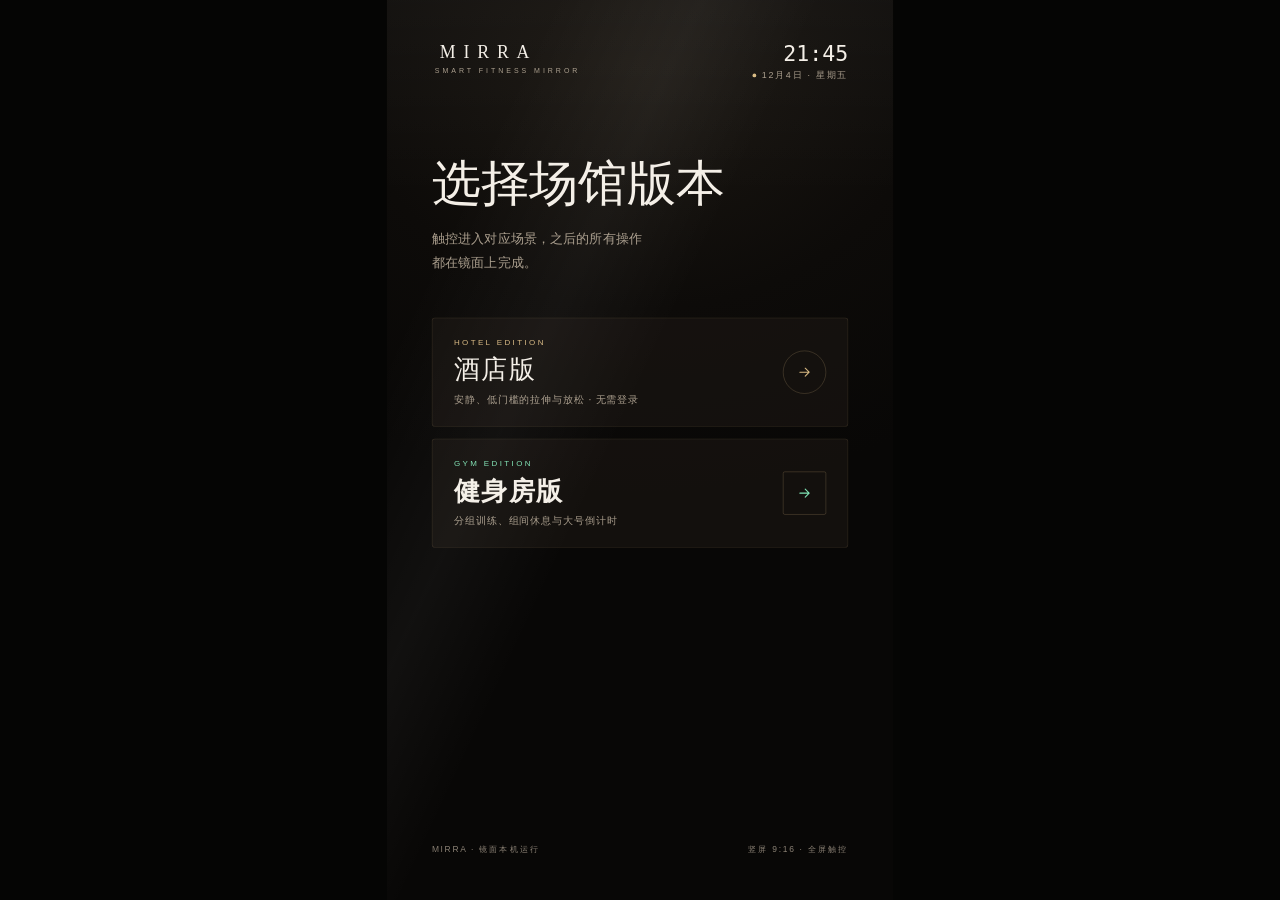
<file: prototype/index.html>
<!DOCTYPE html>
<html lang="zh-CN">
<head>
<meta charset="utf-8">
<meta name="viewport" content="width=device-width, initial-scale=1, viewport-fit=cover, user-scalable=no">
<meta name="theme-color" content="#0a0908">
<meta name="mobile-web-app-capable" content="yes">
<meta name="apple-mobile-web-app-capable" content="yes">
<meta name="apple-mobile-web-app-status-bar-style" content="black-translucent">
<title>MIRRA · 智能健身镜</title>
<style>
  :root {
    --bg: #0b0a08;
    --text: #f4efe7;
    --muted: #a99d8c;
    --faint: #8a8074;
    --line: rgba(216, 185, 130, .18);
    --line-strong: rgba(216, 185, 130, .40);
    --gold: #d8b982;
    --mint: #7fe3b4;
    --font: "PingFang SC", "Hiragino Sans GB", "Microsoft YaHei", sans-serif;
    --serif: "Songti SC", "STSong", "Noto Serif CJK SC", serif;
    --condensed: "Avenir Next Condensed", "DIN Condensed", "PingFang SC", sans-serif;
    --num: "DIN Alternate", "Avenir Next Condensed", "SF Mono", Menlo, monospace;
  }

  *, *::before, *::after { box-sizing: border-box; }

  html, body { height: 100%; margin: 0; }

  body {
    position: fixed;
    inset: 0;
    overflow: hidden;
    background: #050504;
    color: var(--text);
    font-family: var(--font);
    overscroll-behavior: none;
    -webkit-font-smoothing: antialiased;
    -webkit-tap-highlight-color: transparent;
    user-select: none;
    -webkit-user-select: none;
  }

  .boot {
    position: fixed;
    left: 50%;
    top: 50%;
    width: 1080px;
    height: 1920px;
    transform: translate(-50%, -50%) scale(var(--s, 1));
    transform-origin: center center;
    overflow: hidden;
    background:
      radial-gradient(1100px 900px at 50% 8%, #1b1712 0%, #0d0b09 56%, #080706 100%);
    display: flex;
    flex-direction: column;
    padding: 92px 96px 96px;
  }

  .boot::after {
    content: "";
    position: absolute;
    inset: 0;
    pointer-events: none;
    background:
      linear-gradient(115deg, transparent 18%, rgba(255,255,255,.04) 34%, transparent 47%),
      linear-gradient(180deg, rgba(255,255,255,.03), transparent 22%);
  }

  .boot__top { display: flex; align-items: flex-start; justify-content: space-between; gap: 40px; }

  .lockup { display: grid; gap: 12px; }
  .lockup__name {
    font-family: var(--serif); font-size: 38px; font-weight: 500;
    letter-spacing: .44em; line-height: 1; color: var(--text); text-indent: .44em;
  }
  .lockup__sub { font-size: 15px; letter-spacing: .42em; color: var(--muted); text-indent: .42em; }

  .status { display: grid; gap: 10px; justify-items: end; text-align: right; }
  .status__time { font-family: var(--num); font-size: 46px; line-height: 1; color: var(--text); font-variant-numeric: tabular-nums; }
  .status__meta { display: inline-flex; align-items: center; gap: 12px; font-size: 19px; letter-spacing: .2em; color: var(--muted); }
  .status__meta i { width: 8px; height: 8px; border-radius: 50%; background: var(--gold); display: block; animation: pulse 3s ease-in-out infinite; }
  @keyframes pulse { 0%,100% { opacity: .35; } 50% { opacity: 1; } }

  .boot__mid { margin-top: 150px; }
  .boot__mid h1 { margin: 0; font-family: var(--serif); font-weight: 500; font-size: 104px; line-height: 1.3; }
  .boot__mid h1 b { font-weight: 500; }
  .boot__mid p { margin: 26px 0 0; font-size: 28px; line-height: 1.8; color: var(--muted); max-width: 30ch; }

  .editions { margin-top: 92px; display: grid; gap: 26px; }
  .edition {
    position: relative; display: flex; align-items: center; justify-content: space-between;
    gap: 32px; width: 100%; min-height: 232px; padding: 40px 46px;
    border: 1px solid var(--line); border-radius: 6px;
    background: rgba(30, 25, 20, .55);
    color: var(--text); text-align: left; cursor: pointer;
    transition: border-color .18s, background-color .18s, transform .18s;
    text-decoration: none;
  }
  .edition:active { transform: scale(.992); }
  .edition:focus-visible { outline: none; box-shadow: 0 0 0 3px #0b0a08, 0 0 0 6px var(--gold); }
  .edition--gym:focus-visible { box-shadow: 0 0 0 3px #0b0a08, 0 0 0 6px var(--mint); }

  .edition__text { display: grid; gap: 14px; }
  .edition__kicker { font-size: 17px; letter-spacing: .3em; color: var(--gold); }
  .edition--gym .edition__kicker { color: var(--mint); }
  .edition__name { font-family: var(--serif); font-size: 56px; font-weight: 500; letter-spacing: .04em; line-height: 1.2; }
  .edition--gym .edition__name { font-family: var(--condensed); font-weight: 600; }
  .edition__desc { font-size: 22px; letter-spacing: .06em; color: var(--muted); }

  .edition__go {
    width: 92px; height: 92px; flex: none; border-radius: 50%;
    border: 1px solid var(--line-strong); display: grid; place-items: center;
    color: var(--gold);
  }
  .edition--gym .edition__go { color: var(--mint); border-radius: 4px; }

  @media (hover: hover) {
    .edition:hover { border-color: var(--line-strong); background: rgba(40, 33, 26, .62); }
  }

  .boot__foot {
    margin-top: auto; display: flex; align-items: flex-end; justify-content: space-between;
    gap: 30px; font-size: 18px; letter-spacing: .2em; color: var(--faint);
  }
  .boot__foot span { display: block; }

  @media (prefers-reduced-motion: reduce) {
    * { animation: none !important; transition: none !important; }
  }
</style>
</head>
<body>

<main class="boot" id="boot">
  <div class="boot__top">
    <div class="lockup" aria-label="MIRRA Smart Fitness Mirror">
      <span class="lockup__name">MIRRA</span>
      <span class="lockup__sub">SMART FITNESS MIRROR</span>
    </div>
    <div class="status">
      <span class="status__time" id="clock">--:--</span>
      <span class="status__meta"><i aria-hidden="true"></i><span id="today">设备就绪</span></span>
    </div>
  </div>

  <div class="boot__mid">
    <h1>选择<b>场馆版本</b></h1>
    <p>触控进入对应场景，之后的所有操作都在镜面上完成。</p>
  </div>

  <nav class="editions" aria-label="选择场馆版本">
    <a class="edition" id="linkHotel" href="hotel.html">
      <span class="edition__text">
        <span class="edition__kicker">HOTEL EDITION</span>
        <span class="edition__name">酒店版</span>
        <span class="edition__desc">安静、低门槛的拉伸与放松 · 无需登录</span>
      </span>
      <span class="edition__go" aria-hidden="true">
        <svg width="34" height="34" viewBox="0 0 24 24" fill="none" stroke="currentColor" stroke-width="1.6" stroke-linecap="round" stroke-linejoin="round"><path d="M5 12h13M13 6l6 6-6 6"/></svg>
      </span>
    </a>

    <a class="edition edition--gym" id="linkGym" href="gym.html">
      <span class="edition__text">
        <span class="edition__kicker">GYM EDITION</span>
        <span class="edition__name">健身房版</span>
        <span class="edition__desc">分组训练、组间休息与大号倒计时</span>
      </span>
      <span class="edition__go" aria-hidden="true">
        <svg width="34" height="34" viewBox="0 0 24 24" fill="none" stroke="currentColor" stroke-width="1.6" stroke-linecap="round" stroke-linejoin="round"><path d="M5 12h13M13 6l6 6-6 6"/></svg>
      </span>
    </a>
  </nav>

  <footer class="boot__foot">
    <span>MIRRA · 镜面本机运行</span>
    <span>竖屏 9:16 · 全屏触控</span>
  </footer>
</main>

<script src="assets/mirror.js"></script>
<script>
(function () {
  'use strict';
  var M = window.MIRRA;
  M.initScale();
  M.kiosk();

  var params = new URLSearchParams(location.search);
  var edition = (params.get('edition') || '').toLowerCase();

  /* On a deployed mirror the edition is fixed at install time:
     index.html                 → this chooser (on-site setup)
     index.html?edition=hotel   → boots straight into the hotel app
     index.html?edition=gym     → boots straight into the gym app */
  if (edition === 'hotel') { location.replace('hotel.html'); return; }
  if (edition === 'gym') { location.replace('gym.html'); return; }

  var clock = document.getElementById('clock');
  var today = document.getElementById('today');

  function paint() {
    var d = new Date();
    clock.textContent = M.clockLabel(d);
    today.textContent = M.dateLabel(d);
  }
  paint();
  setInterval(paint, 10000);

})();
</script>
</body>
</html>
</file>
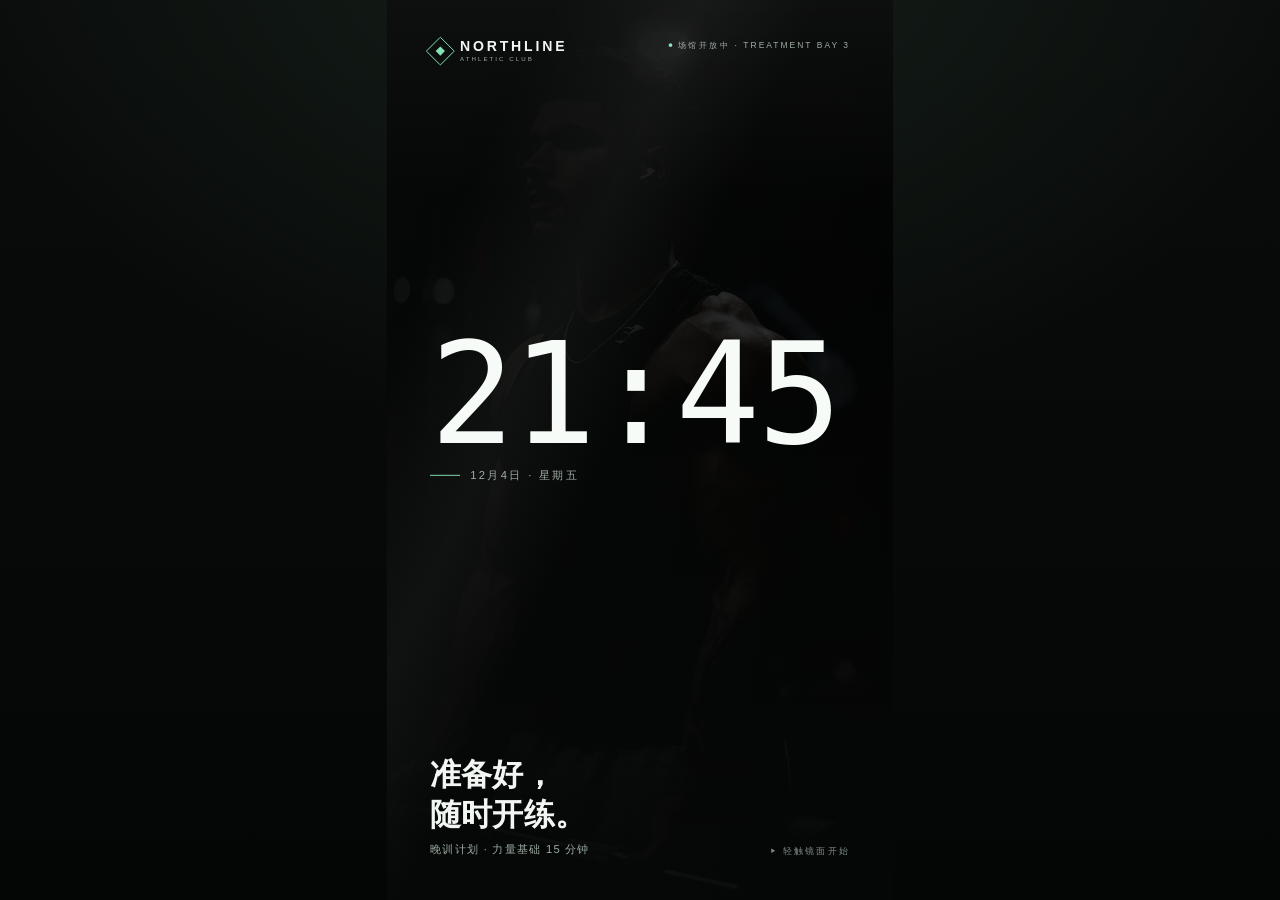
<file: prototype/gym.html>
<!DOCTYPE html>
<html lang="zh-CN">
<head>
<meta charset="utf-8">
<meta name="viewport" content="width=device-width, initial-scale=1, viewport-fit=cover, user-scalable=no">
<meta name="theme-color" content="#080a09">
<title>Northline · Smart Fitness Mirror 健身房版</title>
<link rel="stylesheet" href="assets/mirror.css">
<style>
  /* ---------- gym scene (钢铁节拍 · 石墨黑 / 薄荷绿) ---------- */

  .g-standby { position: relative; height: 100%; overflow: hidden; cursor: pointer; }
  .g-standby__bg { position: absolute; inset: 0; }
  .g-standby__bg img { width: 100%; height: 100%; object-fit: cover; object-position: 50% 30%; filter: grayscale(.5) brightness(.4) contrast(1.15); }
  .g-standby__scrim {
    position: absolute; inset: 0;
    background:
      linear-gradient(100deg, rgba(6,8,7,.95) 0%, rgba(6,8,7,.74) 44%, rgba(6,8,7,.28) 100%),
      linear-gradient(180deg, rgba(6,8,7,.7) 0%, transparent 30%, rgba(6,8,7,.85) 100%);
  }
  .g-standby__inner { position: relative; height: 100%; padding: 84px 92px 92px; display: flex; flex-direction: column; justify-content: space-between; }

  .g-lockup { display: inline-flex; align-items: center; gap: 20px; }
  .g-lockup__mark {
    width: 44px; height: 44px; border: 2px solid var(--accent); border-radius: 2px;
    display: grid; place-items: center; transform: rotate(45deg);
  }
  .g-lockup__mark span { width: 14px; height: 14px; background: var(--accent); display: block; }
  .g-lockup__text { display: grid; gap: 4px; }
  .g-lockup__name { font-family: var(--font-display); font-size: 30px; font-weight: 700; letter-spacing: .2em; line-height: 1; }
  .g-lockup__sub { font-size: 13px; letter-spacing: .34em; color: var(--muted); }

  .g-standby__top { display: flex; justify-content: space-between; align-items: flex-start; }
  .g-status { display: inline-flex; align-items: center; gap: 12px; font-size: 18px; letter-spacing: .24em; color: var(--muted); }
  .g-status i { width: 8px; height: 8px; border-radius: 50%; background: var(--accent); display: block; animation: livePulse 2.4s ease-in-out infinite; }
  @keyframes livePulse { 0%,100% { opacity: .35; } 50% { opacity: 1; } }

  .g-standby__mid { display: grid; gap: 26px; }
  .g-clock { font-family: var(--font-num); font-size: 300px; line-height: .86; letter-spacing: -.02em; color: #f6fbf8; font-weight: 500; font-variant-numeric: tabular-nums; }
  .g-date { display: flex; align-items: center; gap: 22px; font-size: 24px; letter-spacing: .2em; color: var(--muted); }
  .g-date::before { content: ""; width: 64px; height: 2px; background: var(--accent); }
  .g-standby__cta { display: flex; align-items: flex-end; justify-content: space-between; gap: 40px; }
  .g-standby__hint { display: grid; gap: 14px; }
  .g-standby__hint h1 { margin: 0; font-family: var(--font-display); font-size: 66px; font-weight: 600; line-height: 1.3; letter-spacing: .01em; }
  .g-standby__hint p { margin: 0; font-size: 24px; color: var(--muted); letter-spacing: .1em; }
  .g-pending {
    margin-top: 18px; width: 100%; display: flex; align-items: center; gap: 22px;
    padding: 22px 26px; border: 1px solid var(--line-strong); border-radius: var(--r-card);
    background: rgba(127,227,180,.05); color: var(--text); text-align: left; cursor: pointer;
    transition: background-color .18s, border-color .18s;
  }
  .g-pending:hover { background: var(--accent-soft); border-color: var(--accent); }
  .g-pending > span:first-child { width: 52px; height: 52px; border: 1px solid var(--line-strong); display: grid; place-items: center; color: var(--accent); flex: none; border-radius: 2px; }
  .g-pending > span:nth-child(2) { flex: 1 1 auto; display: grid; gap: 4px; }
  .g-pending b { font-family: var(--font-display); font-size: 27px; font-weight: 600; letter-spacing: .04em; }
  .g-pending em { font-style: normal; font-size: 18px; color: var(--faint); letter-spacing: .06em; }
  .g-pending > .od-icon { color: var(--faint); flex: none; }

  .g-standby[data-state="dormant"] .g-standby__cta .btn { display: none; }
  .g-standby[data-state="awake"] .g-standby__idle { display: none; }
  .g-standby__idle { display: inline-flex; align-items: center; gap: 12px; font-size: 19px; letter-spacing: .26em; color: var(--faint); }
  .g-standby:focus-visible { outline: none; box-shadow: inset 0 0 0 3px var(--focus); }

  /* ---------- chrome ---------- */

  .g-screen { height: 100%; display: flex; flex-direction: column; padding: 76px 84px 70px; }
  .g-topbar { display: flex; align-items: center; justify-content: space-between; gap: 30px; }
  .g-topbar__right { display: flex; align-items: center; gap: 28px; }
  .g-topbar__time { font-family: var(--font-num); font-size: 26px; color: var(--muted); font-variant-numeric: tabular-nums; letter-spacing: .04em; }
  .g-topbar .btn--quiet { color: var(--faint); }
  .g-topbar .btn--quiet:hover { color: var(--text); }

  .g-hero-head { margin-top: 62px; }
  .g-hero-head .eyebrow { color: var(--accent); margin-bottom: 22px; font-size: 18px; letter-spacing: .3em; }
  .g-hero-head h1 { margin: 0; font-family: var(--font-display); font-size: 76px; font-weight: 600; line-height: 1.3; letter-spacing: .005em; }
  .g-hero-head h1 em { font-style: normal; color: var(--accent); }

  .g-feature {
    position: relative; margin-top: 40px; height: 470px; overflow: hidden;
    border: 1px solid var(--line-strong); border-radius: var(--r-card);
    display: block; width: 100%; text-align: left; padding: 0; cursor: pointer; background: var(--bg-2);
    transition: transform .18s cubic-bezier(.4,0,.2,1), border-color .18s;
  }
  .g-feature:hover { border-color: var(--accent); transform: translateY(-2px); }
  .g-feature img { position: absolute; inset: 0; width: 100%; height: 100%; object-fit: cover; object-position: 50% 30%; filter: brightness(.62) saturate(.8); }
  .g-feature__scrim { position: absolute; inset: 0; background: linear-gradient(90deg, rgba(6,9,7,.92) 0%, rgba(6,9,7,.55) 58%, rgba(6,9,7,.12) 100%); }
  .g-feature__body { position: relative; height: 100%; padding: 40px 44px; display: flex; flex-direction: column; justify-content: space-between; }
  .g-feature__tag { display: inline-flex; align-items: center; gap: 10px; align-self: flex-start; padding: 9px 18px; border: 1px solid var(--accent); color: var(--accent); font-size: 16px; letter-spacing: .24em; border-radius: 2px; }
  .g-feature__title { margin: 0; font-family: var(--font-display); font-size: 66px; font-weight: 600; line-height: 1.3; }
  .g-feature__meta { margin-top: 16px; display: flex; gap: 28px; font-size: 22px; color: rgba(241,246,243,.74); font-variant-numeric: tabular-nums; }
  .g-feature__go { display: inline-flex; align-items: center; gap: 14px; font-size: 22px; letter-spacing: .16em; color: var(--accent); }

  .g-section { margin-top: 44px; display: flex; align-items: baseline; justify-content: space-between; }
  .g-section h2 { margin: 0; font-family: var(--font-display); font-size: 34px; font-weight: 600; letter-spacing: .06em; }
  .g-section__more { display: inline-flex; align-items: center; gap: 8px; border: 0; background: none; color: var(--muted); font-size: 21px; letter-spacing: .12em; cursor: pointer; padding: 12px 0 12px 20px; }
  .g-section__more:hover { color: var(--accent); }

  .g-tiles { margin-top: 20px; display: grid; grid-template-columns: 1fr 1fr; gap: 18px; }
  .g-tile {
    position: relative; height: 245px; overflow: hidden; border: 1px solid var(--line);
    border-radius: var(--r-card); background: var(--surface); cursor: pointer;
    padding: 0; text-align: left; display: block; width: 100%;
    transition: border-color .18s, transform .18s;
  }
  .g-tile:hover { border-color: var(--line-strong); transform: translateY(-2px); }
  .g-tile img { position: absolute; inset: 0; width: 100%; height: 100%; object-fit: cover; opacity: .42; filter: grayscale(.25); }
  .g-tile__scrim { position: absolute; inset: 0; background: linear-gradient(180deg, rgba(8,10,9,.15) 0%, rgba(8,10,9,.88) 100%); }
  .g-tile__body { position: relative; height: 100%; padding: 26px 28px; display: flex; flex-direction: column; justify-content: flex-end; gap: 6px; }
  .g-tile__idx { position: absolute; top: 22px; left: 26px; font-family: var(--font-num); font-size: 17px; letter-spacing: .16em; color: var(--accent); }
  .g-tile__name { font-family: var(--font-display); font-size: 34px; font-weight: 600; letter-spacing: .04em; }
  .g-tile__meta { font-size: 18px; color: var(--muted); letter-spacing: .1em; }

  .g-allrow {
    margin-top: 18px; display: flex; align-items: center; justify-content: space-between;
    gap: 24px; width: 100%; padding: 28px 30px; cursor: pointer;
    border: 1px solid var(--line); border-radius: var(--r-card); background: transparent;
    color: var(--text); transition: background-color .18s, border-color .18s;
  }
  .g-allrow:hover { background: var(--accent-soft); border-color: var(--line-strong); }
  .g-allrow__left { display: flex; align-items: center; gap: 24px; }
  .g-allrow__left span:first-child { font-family: var(--font-display); font-size: 32px; font-weight: 600; letter-spacing: .05em; }
  .g-allrow__left span:last-child { font-size: 19px; color: var(--faint); letter-spacing: .14em; }

  .g-foot { margin-top: auto; padding-top: 26px; display: flex; justify-content: space-between; align-items: center; font-size: 18px; letter-spacing: .18em; color: var(--faint); }
  .g-foot button { border: 0; background: none; color: var(--faint); cursor: pointer; font-size: 18px; letter-spacing: .18em; padding: 16px 0 16px 20px; }
  .g-foot button:hover { color: var(--muted); }

  /* ---------- list ---------- */

  .g-listhead { margin-top: 54px; display: flex; align-items: flex-end; justify-content: space-between; gap: 24px; }
  .g-listhead h1 { margin: 0; font-family: var(--font-display); font-size: 76px; font-weight: 600; line-height: 1.3; }
  .g-listhead .caption { letter-spacing: .2em; }
  .g-filters { margin-top: 30px; display: flex; gap: 12px; flex-wrap: wrap; }
  .g-filters .chip { min-height: 64px; padding: 0 32px; font-size: 24px; border-radius: 2px; letter-spacing: .1em; }

  .g-grid { margin-top: 32px; display: grid; grid-template-columns: 1fr 1fr; gap: 20px; padding-bottom: 40px; }
  .g-card {
    display: grid; grid-template-rows: auto 1fr; border: 1px solid var(--line);
    border-radius: var(--r-card); overflow: hidden; background: var(--surface);
    text-align: left; cursor: pointer; padding: 0; transition: border-color .18s, transform .18s;
  }
  .g-card:hover { border-color: var(--line-strong); transform: translateY(-2px); }
  .g-card__media { position: relative; display: block; aspect-ratio: 1 / 1; overflow: hidden; }
  .g-card__media img { width: 100%; height: 100%; object-fit: cover; filter: saturate(.7); transition: transform .3s; }
  .g-card:hover .g-card__media img { transform: scale(1.03); }
  .g-card__media::after { content: ""; position: absolute; inset: 0; background: linear-gradient(180deg, transparent 55%, rgba(8,10,9,.92)); }
  .g-card__cat {
    position: absolute; top: 18px; left: 18px; z-index: 2; padding: 7px 14px;
    font-size: 15px; letter-spacing: .18em; color: var(--accent);
    border: 1px solid rgba(127,227,180,.5); background: rgba(8,10,9,.55); border-radius: 2px;
  }
  .g-card__body { padding: 24px 24px 26px; display: grid; gap: 10px; align-content: start; }
  .g-card__title { font-family: var(--font-display); font-size: 36px; font-weight: 600; letter-spacing: .04em; }
  .g-card__meta { display: flex; gap: 16px; font-size: 19px; color: var(--faint); letter-spacing: .04em; font-variant-numeric: tabular-nums; }
  .g-card__meta span { display: inline-flex; align-items: center; gap: 7px; }

  .g-empty { grid-column: 1 / -1; padding: 120px 40px; display: grid; justify-items: center; gap: 20px; text-align: center; border: 1px dashed var(--line-strong); border-radius: var(--r-card); }
  .g-empty h3 { margin: 0; font-family: var(--font-display); font-size: 38px; font-weight: 600; }
  .g-empty p { margin: 0; font-size: 22px; line-height: 1.7; color: var(--faint); }

  /* ---------- detail ---------- */

  .g-detail { height: 100%; overflow-y: auto; overscroll-behavior: contain; }
  .g-dhero { position: relative; height: 1000px; overflow: hidden; }
  .g-dhero img { width: 100%; height: 100%; object-fit: cover; object-position: 50% 28%; filter: saturate(.7) brightness(.9); }
  .g-dhero__scrim { position: absolute; inset: 0; background: linear-gradient(180deg, rgba(6,8,7,.72) 0%, rgba(6,8,7,.05) 26%, rgba(6,8,7,.44) 66%, rgba(8,10,9,.98) 100%); }
  .g-dhero__top { position: absolute; top: 0; left: 0; right: 0; padding: 66px 84px; display: flex; justify-content: space-between; align-items: center; }
  .g-dhero__top .icon-btn { border-radius: 2px; background: rgba(8,10,9,.5); }
  .g-dhero__text { position: absolute; left: 84px; right: 84px; bottom: 64px; }
  .g-dhero__cat { display: inline-flex; align-items: center; gap: 14px; font-size: 18px; letter-spacing: .26em; color: var(--accent); margin-bottom: 22px; }
  .g-dhero__cat::before { content: ""; width: 40px; height: 2px; background: var(--accent); }
  .g-dhero__text h1 { margin: 0; font-family: var(--font-display); font-size: 108px; font-weight: 600; line-height: 1.3; letter-spacing: .01em; }
  .g-dhero__en { margin-top: 14px; font-size: 24px; letter-spacing: .24em; color: rgba(241,246,243,.6); }
  .g-dbody { padding: 0 84px 300px; background: var(--bg); }
  .g-stats { display: grid; grid-template-columns: repeat(4, 1fr); border-top: 2px solid var(--accent); border-bottom: 1px solid var(--line); }
  .g-stat { padding: 30px 0 28px; display: grid; gap: 8px; }
  .g-stat + .g-stat { border-left: 1px solid var(--line); padding-left: 26px; }
  .g-stat__label { font-size: 16px; letter-spacing: .22em; color: var(--faint); }
  .g-stat__value { font-family: var(--font-num); font-size: 34px; color: var(--text); font-variant-numeric: tabular-nums; }
  .g-block { margin-top: 48px; }
  .g-block h2 { margin: 0 0 18px; font-size: 17px; letter-spacing: .3em; color: var(--accent); font-weight: 600; }
  .g-block p { margin: 0; font-size: 28px; line-height: 1.8; color: var(--muted); max-width: 32ch; }
  .g-note { margin-top: 18px; display: flex; align-items: center; gap: 12px; font-size: 20px; color: var(--faint); }

  .g-exlist { margin: 0; padding: 0; list-style: none; border-top: 1px solid var(--line); }
  .g-exlist li { display: flex; align-items: center; gap: 24px; padding: 24px 0; border-bottom: 1px solid var(--line); }
  .g-exlist__idx { width: 40px; font-family: var(--font-num); font-size: 18px; color: var(--faint); flex: none; }
  .g-exlist__name { flex: 1 1 auto; font-size: 29px; letter-spacing: .04em; }
  .g-exlist__sets { font-size: 20px; color: var(--muted); letter-spacing: .06em; font-variant-numeric: tabular-nums; }
  .g-cta { position: absolute; left: 0; right: 0; bottom: 0; padding: 40px 84px 56px; display: flex; gap: 18px; background: linear-gradient(180deg, rgba(8,10,9,0), rgba(8,10,9,.96) 44%, #080a09); }

  /* ---------- loading / error ---------- */

  .g-loading { position: relative; height: 100%; display: grid; place-items: center; overflow: hidden; }
  .g-loading img { position: absolute; inset: 0; width: 100%; height: 100%; object-fit: cover; filter: blur(30px) brightness(.32) grayscale(.4); transform: scale(1.1); }
  .g-loading__veil { position: absolute; inset: 0; background: radial-gradient(70% 55% at 50% 50%, rgba(8,10,9,.55), rgba(5,7,6,.97)); }
  .g-loading__inner { position: relative; display: grid; justify-items: center; gap: 30px; text-align: center; }
  .g-loadbar { width: 420px; height: 2px; background: rgba(127,227,180,.18); overflow: hidden; }
  .g-loadbar span { display: block; height: 100%; width: 40%; background: var(--accent); animation: loadSweep 1.2s cubic-bezier(.4,0,.2,1) infinite; }
  @keyframes loadSweep { 0% { transform: translateX(-100%); } 100% { transform: translateX(350%); } }
  .g-loading__title { font-family: var(--font-display); font-size: 42px; font-weight: 600; letter-spacing: .06em; }
  .g-loading__sub { font-size: 20px; letter-spacing: .24em; color: var(--muted); }

  /* ---------- training ---------- */

  .g-train { position: relative; height: 100%; overflow: hidden; background: #060807; }
  .g-train__media { position: absolute; inset: 0; }
  .g-train__media img { width: 100%; height: 100%; object-fit: cover; object-position: 50% 30%; filter: grayscale(.45) brightness(.55) contrast(1.06); animation: gDrift 48s ease-in-out infinite alternate; }
  @keyframes gDrift { from { transform: scale(1.03); } to { transform: scale(1.10) translateY(-1%); } }
  .g-train__scrim {
    position: absolute; inset: 0;
    background:
      linear-gradient(180deg, rgba(5,7,6,.92) 0%, rgba(5,7,6,.35) 20%, rgba(5,7,6,.10) 46%, rgba(5,7,6,.72) 72%, rgba(5,7,6,.98) 100%),
      linear-gradient(90deg, rgba(5,7,6,.55), transparent 60%);
  }
  .g-train__grid {
    position: absolute; inset: 0; opacity: .16; pointer-events: none;
    background-image: linear-gradient(rgba(255,255,255,.14) 1px, transparent 1px), linear-gradient(90deg, rgba(255,255,255,.14) 1px, transparent 1px);
    background-size: 120px 120px;
    mask-image: linear-gradient(180deg, transparent, #000 30%, #000 70%, transparent);
  }
  .g-train__tap { position: absolute; inset: 0; cursor: pointer; }

  .g-ttop { position: relative; display: flex; align-items: flex-start; justify-content: space-between; gap: 24px; padding: 64px 84px 0; }
  .g-ttop__exit { display: inline-flex; align-items: center; gap: 14px; padding: 20px 16px; margin-left: -16px; border: 0; background: none; color: rgba(241,246,243,.84); font-size: 22px; letter-spacing: .12em; cursor: pointer; border-radius: 2px; }
  .g-ttop__exit:hover { color: #fff; background: rgba(255,255,255,.06); }
  .g-ttop__right { display: grid; gap: 10px; text-align: right; justify-items: end; }
  .g-ttop__course { font-family: var(--font-display); font-size: 30px; font-weight: 600; letter-spacing: .08em; }
  .g-ttop__set { display: inline-flex; align-items: center; gap: 10px; padding: 8px 16px; border: 1px solid var(--line-strong); border-radius: 2px; font-size: 18px; letter-spacing: .14em; color: var(--accent); font-variant-numeric: tabular-nums; }

  .g-tcenter { position: absolute; left: 84px; right: 84px; top: 300px; display: grid; gap: 18px; }
  .g-tcenter__kicker { display: inline-flex; align-items: center; gap: 14px; font-size: 18px; letter-spacing: .3em; color: var(--accent); }
  .g-tcenter__kicker::before { content: ""; width: 12px; height: 12px; background: var(--accent); }
  .g-exname { margin: 0; font-family: var(--font-display); font-size: 116px; font-weight: 600; line-height: 1.3; letter-spacing: .01em; }
  .g-cue { margin: 0; font-size: 24px; letter-spacing: .06em; color: rgba(241,246,243,.62); max-width: 26ch; }

  .g-timer { margin-top: 44px; display: flex; align-items: flex-end; gap: 26px; }
  .g-timer__value {
    font-family: var(--font-num); font-size: 240px; line-height: .86; font-weight: 600;
    letter-spacing: -.015em; color: #f8fdfa; font-variant-numeric: tabular-nums;
    text-shadow: 0 0 80px rgba(127,227,180,.18);
  }
  .g-timer__unit { font-size: 22px; letter-spacing: .3em; color: var(--muted); padding-bottom: 22px; }

  .g-tbottom { position: absolute; left: 84px; right: 84px; bottom: 76px; display: grid; gap: 32px; }
  .g-progress { display: grid; gap: 14px; }
  .g-progress__meta { display: flex; justify-content: space-between; font-size: 18px; letter-spacing: .18em; color: var(--muted); font-variant-numeric: tabular-nums; }
  .g-progress .progress { height: 3px; background: rgba(255,255,255,.12); }
  .g-next {
    display: flex; align-items: center; gap: 24px; padding: 22px 26px;
    border: 1px solid rgba(59,74,65,.8); background: rgba(8,12,10,.62); border-radius: 2px;
  }
  .g-next__thumb { display: block; width: 88px; height: 88px; border-radius: 2px; overflow: hidden; flex: none; }
  .g-next__thumb img { width: 100%; height: 100%; object-fit: cover; filter: grayscale(.3); }
  .g-next__body { flex: 1 1 auto; display: grid; gap: 7px; }
  .g-next__label { font-size: 15px; letter-spacing: .26em; color: var(--faint); }
  .g-next__name { font-family: var(--font-display); font-size: 32px; font-weight: 600; letter-spacing: .05em; }
  .g-next__set { font-size: 18px; color: var(--muted); letter-spacing: .06em; font-variant-numeric: tabular-nums; }
  .g-controls { display: flex; align-items: center; gap: 18px; }
  .g-ctrl {
    height: 104px; border-radius: 2px; border: 1px solid var(--line-strong); background: rgba(10,14,12,.6);
    color: var(--text); font-size: 24px; letter-spacing: .1em; cursor: pointer;
    display: inline-flex; align-items: center; justify-content: center; gap: 14px;
    transition: background-color .16s, border-color .16s, transform .16s;
  }
  .g-ctrl:hover { background: rgba(127,227,180,.10); border-color: var(--accent); }
  .g-ctrl:active { transform: scale(.98); }
  .g-ctrl:focus-visible { outline: none; box-shadow: 0 0 0 3px #060807, 0 0 0 6px var(--focus); }
  .g-ctrl--icon { width: 104px; flex: none; }
  .g-ctrl--main { flex: 1 1 auto; background: var(--accent); color: var(--accent-ink); border-color: var(--accent); font-weight: 600; }
  .g-ctrl--main:hover { background: #93eec4; border-color: #93eec4; }
  .g-ctrl--skip { flex: 1 1 auto; }

  /* rest stage */
  .g-train.is-rest .g-train__media img { filter: grayscale(.7) brightness(.34) contrast(1.1); }
  .g-rest { position: absolute; left: 84px; right: 84px; top: 240px; bottom: 84px; display: flex; flex-direction: column; justify-content: space-between; }
  .g-rest__tag { display: inline-flex; align-items: center; gap: 14px; font-size: 18px; letter-spacing: .32em; color: var(--muted); }
  .g-rest__tag::before { content: ""; width: 48px; height: 2px; background: var(--muted); }
  .g-rest__title { margin: 20px 0 0; font-family: var(--font-display); font-size: 72px; font-weight: 600; line-height: 1.3; }
  .g-rest__count { font-family: var(--font-num); font-size: 260px; line-height: .9; font-weight: 600; color: var(--accent); font-variant-numeric: tabular-nums; letter-spacing: -.02em; margin-top: 24px; }
  .g-rest__count small { font-size: 26px; letter-spacing: .26em; color: var(--muted); margin-left: 20px; vertical-align: middle; font-family: var(--font-body); font-weight: 400; }
  .g-rest__next { display: flex; align-items: center; gap: 26px; padding-top: 32px; border-top: 1px solid var(--line); }
  .g-rest__next-thumb { display: block; width: 128px; height: 128px; border-radius: 2px; overflow: hidden; flex: none; }
  .g-rest__next-thumb img { width: 100%; height: 100%; object-fit: cover; filter: grayscale(.2); }
  .g-rest__next-body { display: grid; gap: 8px; }
  .g-rest__next-body span:first-child { font-size: 16px; letter-spacing: .26em; color: var(--faint); }
  .g-rest__next-body b { font-family: var(--font-display); font-size: 44px; font-weight: 600; letter-spacing: .04em; }
  .g-rest__next-body span:last-child { font-size: 19px; color: var(--muted); font-variant-numeric: tabular-nums; }
  .g-rest__actions { display: flex; gap: 18px; margin-top: 34px; }
  .g-rest__actions .btn { flex: 1 1 0; border-radius: 2px; min-height: 104px; }

  .g-train.is-paused .g-train__media img { animation-play-state: paused; filter: grayscale(.6) brightness(.3); }
  .g-train.is-paused .g-train__grid { opacity: .06; }

  /* pause sheet */
  .g-sheet { border-radius: 2px; border-color: var(--line-strong); }
  .g-sheet .sheet__title { font-family: var(--font-display); font-weight: 600; font-size: 54px; }
  .g-sheet__now { display: flex; align-items: center; justify-content: space-between; gap: 20px; padding: 22px 26px; margin-bottom: 34px; border: 1px solid var(--line); background: rgba(127,227,180,.05); }
  .g-sheet__now span:first-child { font-size: 16px; letter-spacing: .24em; color: var(--accent); }
  .g-sheet__now span:last-child { font-family: var(--font-display); font-size: 30px; font-weight: 600; }
  .g-sheet__row { display: flex; gap: 16px; }
  .g-sheet__row .btn { border-radius: 2px; }
  .g-sheet .btn { border-radius: 2px; }
  .g-sheet .btn--quiet { color: var(--faint); }
  .g-sheet .btn--quiet:hover { color: var(--text); }
  .g-sheet .btn[disabled] { opacity: .34; cursor: not-allowed; }

  /* ---------- shared system states ---------- */

  .g-state { position: relative; height: 100%; display: grid; place-items: center; padding: 84px 96px; text-align: center; overflow: hidden; }
  .g-state__bg { position: absolute; inset: 0; }
  .g-state__bg img { width: 100%; height: 100%; object-fit: cover; filter: blur(26px) brightness(.24) grayscale(.5); transform: scale(1.07); }
  .g-state__veil { position: absolute; inset: 0; background: radial-gradient(70% 55% at 50% 46%, rgba(8,12,10,.6), rgba(5,7,6,.97) 80%); }
  .g-state__inner { position: relative; display: grid; justify-items: center; gap: 24px; max-width: 740px; }
  .g-state__mark { width: 132px; height: 132px; border: 1px solid var(--line-strong); display: grid; place-items: center; color: var(--accent); margin-bottom: 8px; }
  .g-state h1 { margin: 0; font-family: var(--font-display); font-size: 76px; font-weight: 600; line-height: 1.3; }
  .g-state p { margin: 0; font-size: 25px; line-height: 1.8; color: var(--muted); max-width: 28ch; }
  .g-state__actions { margin-top: 30px; display: flex; gap: 16px; width: 100%; max-width: 560px; }
  .g-state__actions .btn { flex: 1 1 0; border-radius: 2px; }
  .g-state__meta { margin-top: 8px; font-size: 17px; letter-spacing: .26em; color: var(--faint); }

  /* ---------- complete ---------- */

  .g-done { position: relative; height: 100%; overflow: hidden; display: flex; flex-direction: column; justify-content: center; padding: 0 96px; }
  .g-done__bg { position: absolute; inset: 0; }
  .g-done__bg img { width: 100%; height: 100%; object-fit: cover; filter: grayscale(.5) brightness(.3); }
  .g-done__veil { position: absolute; inset: 0; background: radial-gradient(80% 60% at 40% 40%, rgba(129,227,181,.10), transparent 60%), linear-gradient(180deg, rgba(6,8,7,.82), rgba(6,8,7,.96)); }
  .g-done__inner { position: relative; display: grid; gap: 0; }
  .g-done__kicker { display: inline-flex; align-items: center; gap: 14px; font-size: 18px; letter-spacing: .34em; color: var(--accent); }
  .g-done__kicker::before { content: ""; width: 56px; height: 2px; background: var(--accent); }
  .g-done h1 { margin: 24px 0 0; font-family: var(--font-display); font-size: 120px; font-weight: 600; line-height: 1.3; letter-spacing: .01em; }
  .g-done__course { margin-top: 20px; font-size: 28px; letter-spacing: .16em; color: var(--muted); }
  .g-done__stats { margin-top: 64px; display: grid; grid-template-columns: repeat(3, 1fr); border-top: 2px solid var(--accent); border-bottom: 1px solid var(--line); }
  .g-done__stat { padding: 34px 0; display: grid; gap: 10px; }
  .g-done__stat + .g-done__stat { border-left: 1px solid var(--line); padding-left: 34px; }
  .g-done__stat b { font-family: var(--font-num); font-size: 54px; font-weight: 600; font-variant-numeric: tabular-nums; }
  .g-done__stat span { font-size: 17px; letter-spacing: .2em; color: var(--faint); }
  .g-done__actions { margin-top: 72px; display: flex; gap: 18px; }
  .g-done__actions .btn { border-radius: 2px; min-height: 108px; }
  .g-done__again { flex: 1.2 1 0; }
  .g-done__home { flex: 1 1 0; }
  .g-done__standby { align-self: flex-start; margin-top: 20px; color: var(--faint); padding-left: 0; }

  /* focus */
  .g-feature:focus-visible, .g-tile:focus-visible, .g-allrow:focus-visible,
  .g-card:focus-visible, .g-section__more:focus-visible, .g-foot button:focus-visible,
  .g-ttop__exit:focus-visible {
    outline: none; box-shadow: 0 0 0 3px #060807, 0 0 0 6px var(--focus);
  }
</style>
</head>
<body data-scene="gym">
<main class="mirror theme-gym" id="mirror">
  <div id="app" aria-live="polite"></div>
</main>

<script src="assets/mirror.js"></script>
<script>
(function () {
  'use strict';
  var M = window.MIRRA;
  var IC = M.icon;
  var app = document.getElementById('app');
  M.initScale();
  M.kiosk();

  var S = {
    view: 'standby',
    awake: false,
    course: null,
    filter: '全部',
    segIndex: 0,
    remaining: 0,
    paused: false,
    timer: null,
    loadingTimer: null,
    elapsed: 0,
    exitOpen: false,
    lastPainted: -1
  };

  var gymCourses = M.gymCourses;
  var CATS = ['全部', '热身', '力量', '有氧', '拉伸'];

  function lockup() {
    return '<div class="g-lockup" aria-label="' + M.brands.gym.aria + '">' +
      '<span class="g-lockup__mark" aria-hidden="true"><span></span></span>' +
      '<span class="g-lockup__text">' +
        '<span class="g-lockup__name">' + M.brands.gym.name + '</span>' +
        '<span class="g-lockup__sub">' + M.brands.gym.sub + '</span>' +
      '</span>' +
    '</div>';
  }

  function greeting(d) {
    var h = d.getHours();
    if (h < 5) return '夜场';
    if (h < 11) return '早训';
    if (h < 14) return '午间';
    if (h < 18) return '下午场';
    return '晚训';
  }

  function courseById(id) {
    for (var i = 0; i < gymCourses.length; i++) if (gymCourses[i].id === id) return gymCourses[i];
    return null;
  }

  function clearTimer() { if (S.timer) { clearInterval(S.timer); S.timer = null; } }
  function clearLoading() { if (S.loadingTimer) { clearTimeout(S.loadingTimer); S.loadingTimer = null; } }

  function setView(v) { S.view = v; render(); }

  function render() {
    if (S.view !== 'training') clearTimer();
    var html = '';
    switch (S.view) {
      case 'standby': html = standbyView(); break;
      case 'home': html = homeView(); break;
      case 'courses': html = coursesView(); break;
      case 'detail': html = detailView(); break;
      case 'loading': html = loadingView(); break;
      case 'training': html = trainingView(); break;
      case 'complete': html = completeView(); break;
      case 'error': html = errorView(); break;
      case 'offline': html = offlineView(); break;
    }
    app.innerHTML = html;
    var screen = app.firstElementChild;
    if (screen) screen.classList.add('screen-enter');
    bindView(screen);
    if (S.view === 'training') { renderOverlays(); startTimer(); }
  }

  /* ---------- standby ---------- */

  function standbyView() {
    var d = new Date();
    return '<section class="g-standby" data-state="' + (S.awake ? 'awake' : 'dormant') + '" aria-label="镜面待机">' +
      '<div class="g-standby__bg"><img src="assets/stock/gym_strength.jpg" alt="" aria-hidden="true"><div class="g-standby__scrim"></div></div>' +
      '<div class="g-standby__inner">' +
        '<div class="g-standby__top">' + lockup() +
          '<span class="g-status"><i aria-hidden="true"></i>场馆开放中 · TREATMENT BAY 3</span>' +
        '</div>' +
        '<div class="g-standby__mid">' +
          '<div class="g-clock">' + M.clockLabel(d) + '</div>' +
          '<div class="g-date">' + M.dateLabel(d) + '</div>' +
        '</div>' +
        '<div class="g-standby__cta">' +
          '<div class="g-standby__hint">' +
            '<h1>准备好，<br>随时开练。</h1>' +
            '<p>' + greeting(d) + '计划 · 力量基础 15 分钟</p>' +
          '</div>' +
          '<div style="display:grid;gap:22px;justify-items:end">' +
            '<span class="g-standby__idle">' + IC('play', 18) + '轻触镜面开始</span>' +
            '<button type="button" class="btn btn--primary btn--lg" data-act="enter" style="min-width:340px;border-radius:2px">开始训练</button>' +
          '</div>' +
        '</div>' +
      '</div>' +
    '</section>';
  }

  /* ---------- home ---------- */

  function homeView() {
    var d = new Date();
    var featured = gymCourses[1];
    var featTotal = M.totalSeconds(featured);
    var tiles = gymCourses.slice(0, 4).map(function (c, i) {
      return '<button type="button" class="g-tile" data-course="' + c.id + '" aria-label="' + c.category + '，' + c.title + '，' + M.minuteLabel(M.totalSeconds(c)) + '">' +
        '<img src="' + c.cover + '" alt="" aria-hidden="true">' +
        '<span class="g-tile__scrim"></span>' +
        '<span class="g-tile__body">' +
          '<span class="g-tile__idx">' + (i + 1 < 10 ? '0' : '') + (i + 1) + '</span>' +
          '<span class="g-tile__name">' + c.title + '</span>' +
          '<span class="g-tile__meta od-nowrap">' + M.minuteLabel(M.totalSeconds(c)) + ' · ' + M.exerciseCount(c) + ' 个动作</span>' +
        '</span>' +
      '</button>';
    }).join('');

    return '<section class="g-screen" aria-label="健身房版首页">' +
      '<div class="g-topbar">' + lockup() +
        '<div class="g-topbar__right">' +
          '<span class="g-topbar__time">' + M.clockLabel(d) + '</span>' +
          '<button type="button" class="btn btn--quiet" data-act="standby">待机</button>' +
        '</div>' +
      '</div>' +
      '<div class="g-hero-head">' +
        '<p class="eyebrow">TODAY · ' + M.dateLabel(d) + '</p>' +
        '<h1>' + greeting(d) + '，<em>练点什么</em>。</h1>' +
      '</div>' +
      '<button type="button" class="g-feature" data-course="' + featured.id + '" aria-label="今日推荐：' + featured.title + '，' + M.minuteLabel(featTotal) + '">' +
        '<img src="' + featured.cover + '" alt="' + featured.alt + '">' +
        '<span class="g-feature__scrim"></span>' +
        '<span class="g-feature__body">' +
          '<span>' +
            '<span class="g-feature__tag">' + IC('play', 16) + '今日推荐</span>' +
            '<span style="display:block;margin-top:24px">' +
              '<span class="g-feature__title" style="display:block">' + featured.title + '</span>' +
              '<span class="g-feature__meta"><span>' + M.minuteLabel(featTotal) + '</span><span>' + featured.level + '</span><span>' + M.exerciseCount(featured) + ' 个动作</span></span>' +
            '</span>' +
          '</span>' +
          '<span class="g-feature__go">进入训练 ' + IC('chevron', 22) + '</span>' +
        '</span>' +
      '</button>' +
      '<div class="g-section"><h2>训练分区</h2><span class="caption">共 ' + gymCourses.length + ' 节 · 按目标进入</span></div>' +
      '<div class="g-tiles">' + tiles + '</div>' +
      '<button type="button" class="g-allrow" data-act="courses">' +
        '<span class="g-allrow__left"><span>全部课程</span><span>' + gymCourses.length + ' 节课程 · 按目标筛选</span></span>' +
        '<span aria-hidden="true" style="color:var(--accent)">' + IC('chevron', 26) + '</span>' +
      '</button>' +
      (S.pending ? '<button type="button" class="g-pending" data-act="continue-pending">' +
        '<span>' + IC('play', 22) + '</span>' +
        '<span><b>继续未完成的训练</b><em>' + courseById(S.pending.courseId).title + ' · 已进行至第 ' + (S.pending.segIndex + 1) + ' 段</em></span>' +
        IC('chevron', 24) +
      '</button>' : '') +
      '<div class="g-foot"><span>NORTHLINE ATHLETIC · 会员优先</span><button type="button" data-act="standby">返回待机</button></div>' +
    '</section>';
  }

  /* ---------- list ---------- */

  function coursesView() {
    var list = gymCourses.filter(function (c) { return S.filter === '全部' || c.category === S.filter; });
    var chips = CATS.map(function (cat) {
      return '<button type="button" class="chip" data-filter="' + cat + '" aria-pressed="' + (S.filter === cat) + '">' + cat + '</button>';
    }).join('');

    var cards = list.map(function (c) {
      return '<button type="button" class="g-card" data-course="' + c.id + '" aria-label="' + c.title + '，' + M.minuteLabel(M.totalSeconds(c)) + '，' + c.level + '">' +
        '<span class="g-card__media"><img src="' + c.cover + '" alt="' + c.alt + '"><span class="g-card__cat">' + c.category + '</span></span>' +
        '<span class="g-card__body">' +
          '<span class="g-card__title">' + c.title + '</span>' +
          '<span class="g-card__meta"><span>' + IC('clock', 18) + ' ' + M.minuteLabel(M.totalSeconds(c)) + '</span><span>' + c.level + '</span><span>' + M.exerciseCount(c) + ' 动作</span></span>' +
        '</span>' +
      '</button>';
    }).join('');

    var grid = list.length
      ? '<div class="g-grid">' + cards + '</div>'
      : '<div class="g-grid"><div class="g-empty">' +
          '<span style="color:var(--faint)">' + IC('clock', 46) + '</span>' +
          '<h3>该分区暂无课程</h3>' +
          '<p>场馆课程按周更新，<br>可以查看其他训练分区。</p>' +
          '<button type="button" class="btn btn--ghost" data-filter="全部" style="border-radius:2px;margin-top:16px">查看全部课程</button>' +
        '</div></div>';

    return '<section class="g-screen" aria-label="课程列表">' +
      '<div class="g-topbar">' + lockup() +
        '<div class="g-topbar__right"><button type="button" class="btn btn--quiet" data-act="home">返回首页</button></div>' +
      '</div>' +
      '<div class="g-listhead"><h1>全部课程</h1><span class="caption">' + list.length + ' / ' + gymCourses.length + '</span></div>' +
      '<div class="g-filters" role="group" aria-label="按训练类型筛选">' + chips + '</div>' +
      '<div style="flex:1 1 auto;min-height:0;overflow-y:auto;overscroll-behavior:contain">' + grid + '</div>' +
    '</section>';
  }

  /* ---------- detail ---------- */

  function detailView() {
    var c = S.course;
    if (!c) return homeView();
    var total = M.totalSeconds(c);
    var blocks = c.blocks || [];
    var items;
    var totalSets;
    if (blocks.length) {
      items = blocks.map(function (b, i) {
        return '<li>' +
          '<span class="g-exlist__idx">' + (i + 1 < 10 ? '0' : '') + (i + 1) + '</span>' +
          '<span class="g-exlist__name">' + b.name + '</span>' +
          '<span class="g-exlist__sets">' + b.sets + ' 组 × ' + b.work + ' 秒</span>' +
        '</li>';
      }).join('');
      totalSets = blocks.reduce(function (n, b) { return n + b.sets; }, 0);
    } else {
      items = (c.phases || []).map(function (p, i) {
        return '<li>' +
          '<span class="g-exlist__idx">' + (i + 1 < 10 ? '0' : '') + (i + 1) + '</span>' +
          '<span class="g-exlist__name">' + p.name + '</span>' +
          '<span class="g-exlist__sets">' + M.fmt(p.seconds) + '</span>' +
        '</li>';
      }).join('');
      totalSets = (c.phases || []).length;
    }
    var itemCount = M.exerciseCount(c);

    return '<section class="screen screen--flush" aria-label="' + c.title + '课程详情">' +
      '<div class="g-detail">' +
        '<div class="g-dhero">' +
          '<img src="' + c.cover + '" alt="' + c.alt + '">' +
          '<div class="g-dhero__scrim"></div>' +
          '<div class="g-dhero__top">' +
            '<button type="button" class="icon-btn" data-act="back-list" aria-label="返回课程列表">' + IC('back', 30) + '</button>' +
            '<span class="caption" style="color:rgba(241,246,243,.6);letter-spacing:.24em">' + c.en + '</span>' +
          '</div>' +
          '<div class="g-dhero__text">' +
            '<span class="g-dhero__cat">' + c.category + ' · ' + c.focus + '</span>' +
            '<h1>' + c.title + '</h1>' +
            '<p class="g-dhero__en">' + c.goal + '</p>' +
          '</div>' +
        '</div>' +
        '<div class="g-dbody">' +
          '<div class="g-stats">' +
            '<div class="g-stat"><span class="g-stat__label">时长</span><span class="g-stat__value od-nowrap">' + M.minuteLabel(total) + '</span></div>' +
            '<div class="g-stat"><span class="g-stat__label">难度</span><span class="g-stat__value">' + c.level + '</span></div>' +
            '<div class="g-stat"><span class="g-stat__label">' + (blocks.length ? '动作' : '阶段') + '</span><span class="g-stat__value">' + itemCount + '</span></div>' +
            '<div class="g-stat"><span class="g-stat__label">' + (blocks.length ? '总组数' : '总段数') + '</span><span class="g-stat__value">' + totalSets + '</span></div>' +
          '</div>' +
          '<div class="g-block"><h2>训练目标</h2><p>' + c.intro + '</p>' +
            '<div class="g-note">' + IC('check', 20) + '<span>' + c.note + '</span></div>' +
          '</div>' +
          '<div class="g-block"><h2>动作结构</h2><ul class="g-exlist">' + items + '</ul></div>' +
        '</div>' +
      '</div>' +
      '<div class="g-cta"><button type="button" class="btn btn--primary btn--lg btn--block" data-act="start" style="border-radius:2px">开始训练 · ' + M.minuteLabel(total) + '</button></div>' +
    '</section>';
  }

  /* ---------- loading ---------- */

  function loadingView() {
    var c = S.course;
    return '<section class="g-loading" aria-label="正在加载训练">' +
      '<img src="' + c.cover + '" alt="" aria-hidden="true">' +
      '<div class="g-loading__veil"></div>' +
      '<div class="g-loading__inner">' +
        '<div class="g-loadbar"><span></span></div>' +
        '<p class="g-loading__title">' + c.title + '</p>' +
        '<p class="g-loading__sub">LOADING SESSION · 正在准备动作提示</p>' +
      '</div>' +
    '</section>';
  }

  /* ---------- training ---------- */

  function segments() { return M.segmentsFor(S.course); }
  function currentSeg() { var segs = segments(); return segs[Math.min(S.segIndex, segs.length - 1)]; }

  function nextWork(offset) {
    var segs = segments();
    var start = S.segIndex + (offset || 0);
    for (var i = start; i < segs.length; i++) {
      if (segs[i].kind === 'work') return { seg: segs[i], index: i };
    }
    return null;
  }

  function setLabel(seg) {
    if (seg.kind === 'rest') return '组间休息';
    if (seg.sets > 0) return '第 ' + seg.set + ' / ' + seg.sets + ' 组';
    return '第 ' + (seg.phaseIndex + 1) + ' / ' + seg.phaseCount + ' 阶段';
  }

  function trainingView() {
    var c = S.course;
    var seg = currentSeg();
    var total = M.totalSeconds(c);
    var isRest = seg.kind === 'rest';

    var topBar = '<div class="g-ttop">' +
      '<button type="button" class="g-ttop__exit" data-act="exit">' + IC('back', 24) + '退出</button>' +
      '<div class="g-ttop__right">' +
        '<span class="g-ttop__course">' + c.title + '</span>' +
        '<span class="g-ttop__set" id="tSet">' + setLabel(seg) + '</span>' +
      '</div>' +
    '</div>';

    var body;
    if (isRest) {
      var nw = nextWork(1);
      var nextName = nw ? nw.seg.name : '结束';
      var nextSet = nw ? setLabel(nw.seg) + ' · ' + nw.seg.seconds + ' 秒' : '完成训练';
      body = '<div class="g-rest">' +
        '<div>' +
          '<span class="g-rest__tag">REST · 组间休息</span>' +
          '<h1 class="g-rest__title">调整呼吸，<br>准备下一组。</h1>' +
          '<div class="g-rest__count"><span id="tRemain">' + M.fmt(Math.ceil(S.remaining)) + '</span><small>剩余</small></div>' +
        '</div>' +
        '<div>' +
          '<div class="g-rest__next">' +
            '<span class="g-rest__next-thumb"><img src="' + c.cover + '" alt="" aria-hidden="true"></span>' +
            '<span class="g-rest__next-body"><span>下一动作</span><b>' + nextName + '</b><span>' + nextSet + '</span></span>' +
          '</div>' +
          '<div class="g-rest__actions">' +
            '<button type="button" class="btn btn--primary" data-act="skip-rest">跳过休息 ' + IC('next', 22) + '</button>' +
            '<button type="button" class="btn btn--ghost" data-act="exit">结束训练</button>' +
          '</div>' +
        '</div>' +
      '</div>';
    } else {
      var next = nextWork(1);
      var nextSeg = next ? next.seg : null;
      var nextLabel = nextSeg
        ? (nextSeg.kind === 'rest' ? '组间休息' : nextSeg.name)
        : '完成训练';
      var nextMeta = nextSeg
        ? (nextSeg.kind === 'rest' ? nextSeg.seconds + ' 秒 · 之后进入下一组' : setLabel(nextSeg) + ' · ' + nextSeg.seconds + ' 秒')
        : '即将完成本节课程';
      body = '<div class="g-tcenter">' +
          '<span class="g-tcenter__kicker">' + (seg.kind === 'work' ? 'CURRENT · 当前动作' : '') + '</span>' +
          '<h1 class="g-exname" id="tName">' + seg.name + '</h1>' +
          '<p class="g-cue" id="tCue">' + (seg.note || '') + '</p>' +
          '<div class="g-timer"><span class="g-timer__value" id="tRemain">' + M.fmt(Math.ceil(S.remaining)) + '</span><span class="g-timer__unit">剩余</span></div>' +
        '</div>' +
        '<div class="g-tbottom">' +
          '<div class="g-progress">' +
            '<div class="progress"><span class="progress-fill" id="tFill"></span></div>' +
            '<div class="g-progress__meta"><span id="tElapsed">已训练 ' + M.fmt(Math.floor(S.elapsed)) + '</span><span id="tTotal">共 ' + M.fmt(total) + '</span></div>' +
          '</div>' +
          '<div class="g-next">' +
            '<span class="g-next__thumb"><img src="' + c.cover + '" alt="" aria-hidden="true"></span>' +
            '<span class="g-next__body"><span class="g-next__label">下一动作</span><span class="g-next__name" id="tNextName">' + nextLabel + '</span><span class="g-next__set" id="tNextMeta">' + nextMeta + '</span></span>' +
          '</div>' +
          '<div class="g-controls">' +
            '<button type="button" class="g-ctrl g-ctrl--icon" data-act="pause" aria-label="暂停训练">' + IC('pause', 34) + '</button>' +
            '<button type="button" class="g-ctrl g-ctrl--main" data-act="pause">暂停训练</button>' +
            '<button type="button" class="g-ctrl g-ctrl--icon" data-act="skip" aria-label="跳到下一动作">' + IC('next', 34) + '</button>' +
          '</div>' +
        '</div>';
    }

    return '<section class="g-train' + (isRest ? ' is-rest' : '') + '" id="stage" aria-label="沉浸式训练">' +
      '<div class="g-train__media"><img src="' + c.cover + '" alt="教练演示：' + seg.name + '"></div>' +
      '<div class="g-train__scrim"></div>' +
      '<div class="g-train__grid"></div>' +
      '<div class="g-train__tap" data-act="pause" role="button" tabindex="-1" aria-label="显示训练控制"></div>' +
      topBar +
      body +
    '</section>';
  }

  function renderOverlays() {
    var host = document.getElementById('stage');
    if (!host) return;
    var old = host.querySelector('.overlay');
    if (old) old.remove();

    if (S.exitOpen) {
      var c = S.course;
      var wrap = document.createElement('div');
      wrap.className = 'overlay';
      wrap.setAttribute('role', 'dialog');
      wrap.setAttribute('aria-modal', 'true');
      wrap.setAttribute('aria-label', '结束本次训练');
      wrap.innerHTML = '<div class="sheet g-sheet">' +
        '<p class="eyebrow" style="margin-bottom:16px">END SESSION</p>' +
        '<h2 class="sheet__title">结束本次训练？</h2>' +
        '<p class="sheet__text">「' + c.title + '」的当前进度不会保留。本次已完成的组次只在课程结束后记录。</p>' +
        '<div class="sheet__actions">' +
          '<button type="button" class="btn btn--primary btn--lg" data-act="keep-going">继续训练</button>' +
          '<button type="button" class="btn btn--ghost" data-act="confirm-exit">结束并返回首页</button>' +
        '</div>' +
      '</div>';
      host.appendChild(wrap);
      var keep = wrap.querySelector('[data-act="keep-going"]');
      if (keep) keep.focus();
      return;
    }

    if (S.paused) {
      var seg = currentSeg();
      var isFirst = S.segIndex <= 0;
      var isLast = S.segIndex >= segments().length - 1;
      var nowLabel = seg.kind === 'rest' ? '组间休息' : seg.name + ' · ' + setLabel(seg).replace('第 ', '');
      var wrap2 = document.createElement('div');
      wrap2.className = 'overlay';
      wrap2.setAttribute('role', 'dialog');
      wrap2.setAttribute('aria-modal', 'true');
      wrap2.setAttribute('aria-label', '训练已暂停');
      wrap2.innerHTML = '<div class="sheet g-sheet">' +
        '<p class="eyebrow" style="margin-bottom:16px">PAUSED</p>' +
        '<h2 class="sheet__title">训练已暂停</h2>' +
        '<div class="g-sheet__now"><span>当前</span><span>' + nowLabel + '</span></div>' +
        '<div class="sheet__actions">' +
          '<button type="button" class="btn btn--primary btn--lg" data-act="resume">继续训练</button>' +
          '<div class="g-sheet__row">' +
            '<button type="button" class="btn btn--ghost od-fill" data-act="prev"' + (isFirst ? ' disabled aria-disabled="true" tabindex="-1"' : '') + '>' + IC('prev', 22) + '上一个</button>' +
            '<button type="button" class="btn btn--ghost od-fill" data-act="skip">' + (isLast ? '完成' : '下一个') + IC('next', 22) + '</button>' +
          '</div>' +
          '<button type="button" class="btn btn--quiet" data-act="exit">退出课程</button>' +
        '</div>' +
      '</div>';
      host.appendChild(wrap2);
      var resume = wrap2.querySelector('[data-act="resume"]');
      if (resume) resume.focus();
    }
  }

  function startTimer() { clearTimer(); S.timer = setInterval(tick, 250); }

  function tick() {
    if (S.paused || S.view !== 'training') return;
    var wasRest = currentSeg().kind === 'rest';
    S.remaining = Math.max(0, S.remaining - 0.25);
    S.elapsed = Math.min(M.totalSeconds(S.course), S.elapsed + 0.25);
    paintTraining();
    if (S.remaining <= 0.01) advance();
  }

  function paintTraining() {
    var seg = currentSeg();
    var total = M.totalSeconds(S.course);
    var remainEl = document.getElementById('tRemain');
    if (!remainEl) return;
    remainEl.textContent = M.fmt(Math.ceil(S.remaining));
    var setEl = document.getElementById('tSet');
    if (setEl) setEl.textContent = setLabel(seg);
    var fill = document.getElementById('tFill');
    if (fill) fill.style.width = Math.min(100, (S.elapsed / total) * 100).toFixed(2) + '%';
    var elapsedEl = document.getElementById('tElapsed');
    if (elapsedEl) elapsedEl.textContent = '已训练 ' + M.fmt(Math.floor(S.elapsed));
  }

  function advance() {
    var segs = segments();
    if (S.segIndex + 1 >= segs.length) { finish(); return; }
    S.segIndex += 1;
    S.remaining = segs[S.segIndex].seconds;
    render();
  }

  function jump(i) {
    var segs = segments();
    S.segIndex = Math.max(0, Math.min(i, segs.length - 1));
    S.remaining = segs[S.segIndex].seconds;
    S.paused = false;
    render();
  }

  function skipCurrent() {
    var segs = segments();
    if (S.segIndex >= segs.length - 1) { finish(); return; }
    jump(S.segIndex + 1);
  }

  function finish() {
    clearTimer();
    S.paused = false;
    S.exitOpen = false;
    S.view = 'complete';
    render();
  }

  /* ---------- system states ---------- */

  function stateShell(inner) {
    var c = S.course || gymCourses[1];
    return '<section class="g-state" aria-label="系统状态">' +
      '<div class="g-state__bg"><img src="' + c.cover + '" alt="" aria-hidden="true"></div>' +
      '<div class="g-state__veil"></div>' +
      '<div class="g-state__inner">' + inner + '</div>' +
    '</section>';
  }

  function errorView() {
    return stateShell(
      '<span class="g-state__mark">' + IC('refresh', 54) + '</span>' +
      '<h1>视频画面<br>中断</h1>' +
      '<p>动作提示仍然可用，画面正在恢复。<br>重新载入后会回到当前组次。</p>' +
      '<div class="g-state__actions">' +
        '<button type="button" class="btn btn--primary btn--lg" data-act="retry">重新载入</button>' +
        '<button type="button" class="btn btn--ghost btn--lg" data-act="back-detail">返回课程详情</button>' +
      '</div>' +
      '<span class="g-state__meta">ERR · VIDEO STREAM / REF 04</span>'
    );
  }

  function offlineView() {
    return stateShell(
      '<span class="g-state__mark">' + IC('wifiOff', 54) + '</span>' +
      '<h1>网络未连接</h1>' +
      '<p>镜面未接入场馆网络，课程与训练记录<br>暂时无法同步。恢复后可直接继续。</p>' +
      '<div class="g-state__actions">' +
        '<button type="button" class="btn btn--primary btn--lg" data-act="reconnect">重新连接</button>' +
        '<button type="button" class="btn btn--ghost btn--lg" data-act="standby">返回待机</button>' +
      '</div>' +
      '<span class="g-state__meta">ERR · CONNECTION / REF 05</span>'
    );
  }

  /* ---------- complete ---------- */

  function completeView() {
    var c = S.course;
    var total = M.totalSeconds(c);
    var blocks = c.blocks || [];
    var sets = blocks.length
      ? blocks.reduce(function (n, b) { return n + b.sets; }, 0)
      : (c.phases || []).length;
    var count = M.exerciseCount(c);
    var countLabel = blocks.length ? '完成动作' : '完成阶段';
    var setLabel = blocks.length ? '完成组数' : '完成段数';
    return '<section class="g-done" aria-label="训练完成">' +
      '<div class="g-done__bg"><img src="' + c.cover + '" alt="" aria-hidden="true"></div>' +
      '<div class="g-done__veil"></div>' +
      '<div class="g-done__inner">' +
        '<span class="g-done__kicker">SESSION COMPLETE</span>' +
        '<h1>训练<br>完成</h1>' +
        '<p class="g-done__course">' + c.title + ' · ' + c.en + '</p>' +
        '<div class="g-done__stats">' +
          '<div class="g-done__stat"><b class="od-nowrap">' + M.minuteLabel(total) + '</b><span>课程时长</span></div>' +
          '<div class="g-done__stat"><b>' + count + '</b><span>' + countLabel + '</span></div>' +
          '<div class="g-done__stat"><b>' + sets + '</b><span>' + setLabel + '</span></div>' +
        '</div>' +
        '<div class="g-done__actions">' +
          '<button type="button" class="btn btn--primary btn--lg g-done__again" data-act="again">再练一次</button>' +
          '<button type="button" class="btn btn--ghost btn--lg g-done__home" data-act="home">返回首页</button>' +
        '</div>' +
        '<button type="button" class="btn btn--quiet g-done__standby" data-act="standby">返回镜面待机</button>' +
      '</div>' +
    '</section>';
  }

  /* ---------- bind ---------- */

  function beginCourse(id) {
    var c = courseById(id);
    if (!c) return;
    clearTimer(); clearLoading();
    S.course = c;
    S.segIndex = 0;
    S.remaining = 0;
    S.elapsed = 0;
    S.paused = false;
    S.exitOpen = false;
    S.pending = null;
    S.view = 'loading';
    render();
    S.loadingTimer = setTimeout(function () {
      S.loadingTimer = null;
      var segs = M.segmentsFor(c);
      S.segIndex = 0;
      S.remaining = segs[0].seconds;
      S.view = 'training';
      render();
    }, 1400);
  }

  function openCourse(id) {
    var c = courseById(id);
    if (!c) return;
    S.course = c;
    setView('detail');
  }

  function bindView(screen) {
    if (!screen) return;

    if (S.view === 'standby') {
      screen.addEventListener('click', function (e) {
        if (e.target.closest('a')) return;
        if (!S.awake) { S.awake = true; render(); return; }
        if (e.target.closest('[data-act="enter"]')) setView('home');
      });
      screen.addEventListener('keydown', function (e) {
        if ((e.key === 'Enter' || e.key === ' ') && !S.awake) { e.preventDefault(); S.awake = true; render(); }
      });
      screen.tabIndex = 0;
      return;
    }

    screen.addEventListener('click', function (e) {
      var el = e.target.closest('[data-act], [data-course], [data-filter]');
      if (!el) return;

      if (el.dataset.course) { openCourse(el.dataset.course); return; }
      if (el.dataset.filter) { S.filter = el.dataset.filter; render(); return; }

      switch (el.dataset.act) {
        case 'enter': setView('home'); break;
        case 'home': clearTimer(); S.awake = true; setView('home'); break;
        case 'standby': clearTimer(); clearLoading(); S.paused = false; S.exitOpen = false; S.awake = false; S.view = 'standby'; render(); break;
        case 'courses': S.filter = '全部'; setView('courses'); break;
        case 'back-list': setView('courses'); break;
        case 'start': beginCourse(S.course.id); break;
        case 'again': beginCourse(S.course.id); break;
        case 'pause':
          if (S.paused) return;
          S.paused = true;
          var st = document.getElementById('stage');
          if (st) st.classList.add('is-paused');
          renderOverlays();
          break;
        case 'resume':
          S.paused = false;
          var st2 = document.getElementById('stage');
          if (st2) st2.classList.remove('is-paused');
          renderOverlays();
          break;
        case 'prev': if (S.segIndex > 0) jump(S.segIndex - 1); break;
        case 'skip': skipCurrent(); break;
        case 'skip-rest': skipCurrent(); break;
        case 'exit': S.exitOpen = true; S.paused = true; renderOverlays(); break;
        case 'keep-going': S.exitOpen = false; S.paused = false; renderOverlays(); break;
        case 'confirm-exit':
          clearTimer();
          S.exitOpen = false; S.paused = false;
          S.pending = { courseId: S.course.id, segIndex: S.segIndex };
          S.view = 'home'; render();
          break;
        case 'continue-pending':
          S.course = courseById(S.pending.courseId);
          S.segIndex = Math.min(S.pending.segIndex, segments().length - 1);
          S.remaining = segments()[S.segIndex].seconds;
          S.elapsed = 0;
          S.paused = false;
          S.pending = null;
          S.view = 'training'; render();
          break;
        case 'retry':
          S.paused = false;
          S.view = 'training';
          if (!S.remaining) S.remaining = segments()[S.segIndex].seconds;
          render();
          break;
        case 'reconnect': setView('home'); break;
        case 'back-detail': setView('detail'); break;
      }
    });
  }

  function bootFromHash() {
    var h = (location.hash || '').replace('#', '');
    S.course = gymCourses[1];
    if (h === 'error') S.view = 'error';
    else if (h === 'offline') S.view = 'offline';
    else if (h === 'training') {
      S.view = 'training';
      S.segIndex = 0;
      S.remaining = M.segmentsFor(S.course)[0].seconds;
    }
  }

  bootFromHash();
  render();
})();
</script>
</body>
</html>
</file>
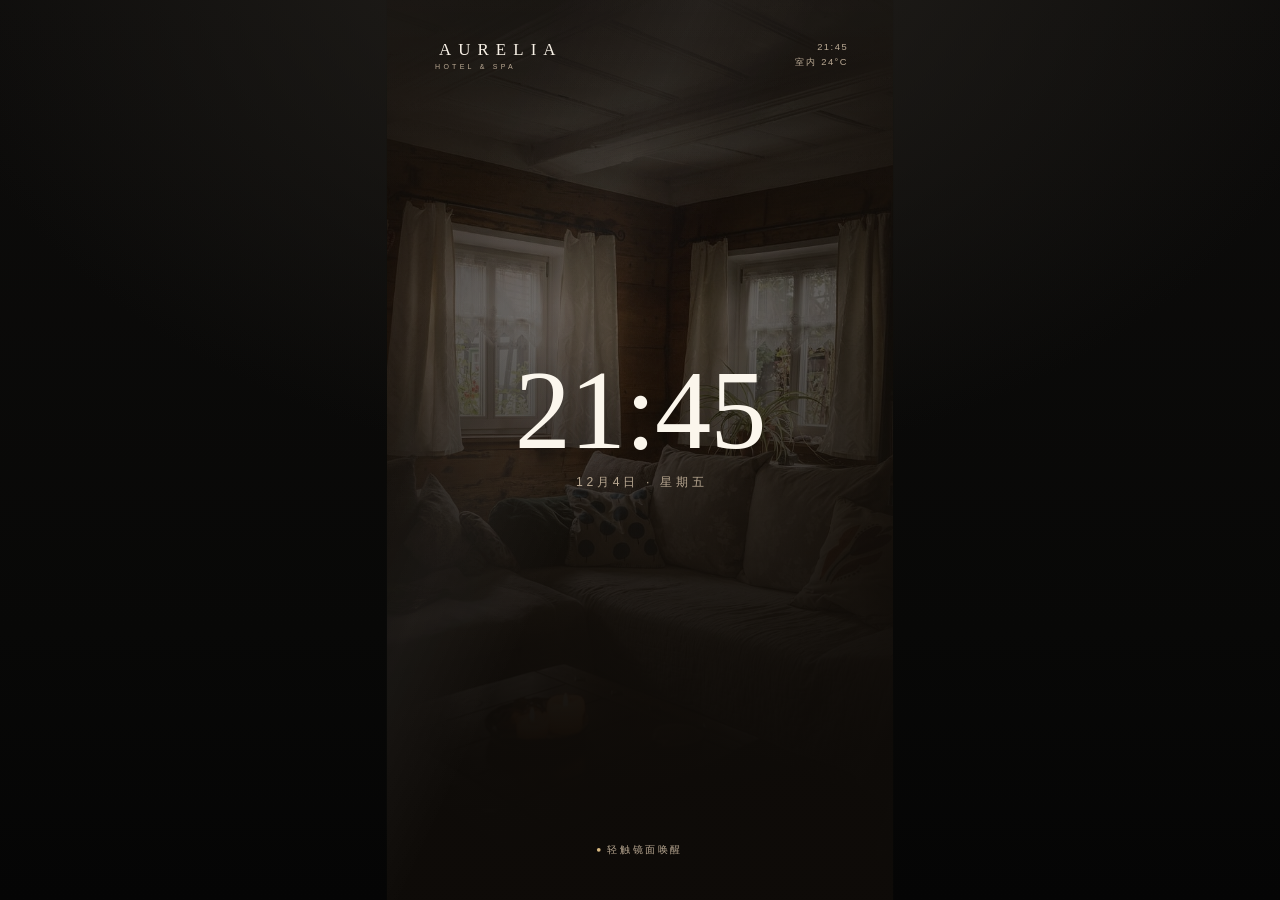
<file: prototype/hotel.html>
<!DOCTYPE html>
<html lang="zh-CN">
<head>
<meta charset="utf-8">
<meta name="viewport" content="width=device-width, initial-scale=1, viewport-fit=cover, user-scalable=no">
<meta name="theme-color" content="#14100b">
<title>Aurelia · Smart Fitness Mirror 酒店版</title>
<link rel="stylesheet" href="assets/mirror.css">
<style>
  /* ---------- hotel scene (暮色温泉 · 暖棕 / 香槟金) ---------- */

  .h-standby { position: relative; height: 100%; overflow: hidden; cursor: pointer; }
  .h-standby__bg { position: absolute; inset: 0; }
  .h-standby__bg img { width: 100%; height: 100%; object-fit: cover; object-position: 50% 42%; filter: saturate(.82) brightness(.72); }
  .h-standby__scrim {
    position: absolute; inset: 0;
    background:
      radial-gradient(120% 70% at 50% 18%, rgba(20,16,11,.10) 0%, rgba(20,16,11,.62) 62%, rgba(14,11,8,.94) 100%),
      linear-gradient(180deg, rgba(16,12,9,.86) 0%, rgba(16,12,9,.18) 34%, rgba(14,11,8,.55) 68%, rgba(12,9,7,.96) 100%);
  }
  .h-standby__inner {
    position: relative; height: 100%;
    display: flex; flex-direction: column; justify-content: space-between;
    padding: 88px 96px 92px;
  }

  .lockup { display: flex; flex-direction: column; gap: 10px; }
  .lockup__name {
    font-family: var(--font-display); font-size: 36px; font-weight: 500;
    letter-spacing: .42em; line-height: 1; color: var(--text); text-indent: .42em;
  }
  .lockup__sub { font-size: 15px; letter-spacing: .46em; color: var(--muted); text-indent: .46em; }

  .h-standby__top { display: flex; align-items: flex-start; justify-content: space-between; gap: 40px; }
  .h-standby__weather { text-align: right; display: grid; gap: 8px; }
  .h-standby__weather span { font-size: 20px; letter-spacing: .16em; color: var(--muted); }

  .h-clock { text-align: center; margin-top: 40px; }
  .h-clock__time {
    font-family: var(--font-display);
    font-size: 240px; line-height: .92; font-weight: 400;
    letter-spacing: -.01em; font-variant-numeric: tabular-nums;
    color: #fbf6ec; text-shadow: 0 4px 60px rgba(0,0,0,.35);
  }
  .h-clock__date { margin-top: 26px; font-size: 26px; letter-spacing: .3em; color: var(--muted); text-indent: .3em; }

  .h-standby__foot { display: flex; flex-direction: column; align-items: center; gap: 34px; min-height: 210px; justify-content: flex-end; }
  .h-wakecopy { display: flex; flex-direction: column; align-items: center; gap: 16px; text-align: center; }
  .h-wakecopy .display { font-size: 52px; }
  .h-wakecopy p { margin: 0; font-size: 25px; color: var(--muted); letter-spacing: .06em; }
  .h-hint { display: inline-flex; align-items: center; gap: 14px; font-size: 22px; letter-spacing: .22em; color: var(--muted); }
  .h-hint .dot { width: 8px; height: 8px; border-radius: 50%; background: var(--accent); animation: softPulse 3.2s ease-in-out infinite; }
  @keyframes softPulse { 0%,100% { opacity: .35; transform: scale(.85); } 50% { opacity: 1; transform: scale(1); } }

  .h-standby[data-state="dormant"] .h-standby__foot .btn,
  .h-standby[data-state="dormant"] .h-wakecopy { display: none; }
  .h-standby[data-state="awake"] .h-hint { display: none; }

  /* ---------- home ---------- */

  .h-screen { display: flex; flex-direction: column; gap: 0; height: 100%; padding: 76px 84px 74px; }

  .h-topbar { display: flex; align-items: flex-start; justify-content: space-between; gap: 32px; }
  .h-topbar .lockup__name { font-size: 24px; letter-spacing: .4em; }
  .h-topbar .lockup__sub { font-size: 12px; letter-spacing: .4em; }
  .h-topbar__right { display: flex; align-items: center; gap: 26px; }
  .h-topbar__time { font-size: 26px; letter-spacing: .12em; color: var(--muted); font-variant-numeric: tabular-nums; }

  .h-greeting { margin-top: 78px; }
  .h-greeting .eyebrow { margin-bottom: 26px; }
  .h-greeting .display { font-size: 96px; }

  .h-hero {
    position: relative; margin-top: 58px; height: 560px; overflow: hidden;
    border-radius: var(--r-card); border: 1px solid var(--line);
    background: var(--bg-2); text-align: left;
    padding: 0; cursor: pointer; display: block; width: 100%;
    transition: transform .2s cubic-bezier(.4,0,.2,1);
  }
  .h-hero:active { transform: scale(.995); }
  .h-hero img { position: absolute; inset: 0; width: 100%; height: 100%; object-fit: cover; object-position: 50% 38%; }
  .h-hero__scrim {
    position: absolute; inset: 0;
    background: linear-gradient(90deg, rgba(16,12,9,.88) 0%, rgba(16,12,9,.42) 52%, rgba(16,12,9,.06) 100%),
                linear-gradient(180deg, rgba(16,12,9,.18) 0%, transparent 40%, rgba(16,12,9,.5) 100%);
  }
  .h-hero__body {
    position: relative; height: 100%; padding: 46px 48px;
    display: flex; flex-direction: column; justify-content: space-between; align-items: flex-start;
  }
  .h-hero__tag { display: inline-flex; align-items: center; gap: 12px; font-size: 18px; letter-spacing: .26em; color: var(--accent); }
  .h-hero__tag::before { content: ""; width: 34px; height: 1px; background: var(--accent); opacity: .7; }
  .h-hero__title { display: block; margin: 0; font-family: var(--font-display); font-size: 72px; line-height: 1.3; color: #fdf8ef; }
  .h-hero__meta { margin-top: 14px; font-size: 24px; color: rgba(250,243,232,.78); letter-spacing: .1em; }
  .h-hero__cta {
    display: inline-flex; align-items: center; gap: 18px;
    padding: 20px 34px; border-radius: 999px;
    border: 1px solid rgba(236,211,162,.55); background: rgba(20,15,10,.35);
    color: #f6ead6; font-size: 24px; letter-spacing: .14em;
    backdrop-filter: blur(2px);
  }

  .h-section { margin-top: 56px; display: flex; align-items: baseline; justify-content: space-between; }
  .h-section h2 { margin: 0; font-family: var(--font-display); font-size: 40px; font-weight: 500; letter-spacing: .04em; }
  .h-section__more {
    display: inline-flex; align-items: center; gap: 8px; background: none; border: 0;
    color: var(--muted); font-size: 23px; letter-spacing: .14em; cursor: pointer; padding: 12px 0 12px 20px;
  }
  .h-section__more:hover { color: var(--accent); }

  .h-cscroll { margin-top: 6px; flex: 1 1 auto; min-height: 0; overflow-y: auto; overscroll-behavior: contain; }

  .h-list { margin-top: 20px; display: flex; flex-direction: column; }
  .h-row {
    display: flex; align-items: center; gap: 30px; width: 100%;
    padding: 22px 8px; border: 0; border-bottom: 1px solid var(--line);
    background: none; text-align: left; cursor: pointer;
    transition: background-color .16s;
  }
  .h-row:hover { background: rgba(216,185,130,.05); }
  .h-row:active { background: rgba(216,185,130,.09); }
  .h-row__thumb { display: block; width: 104px; height: 104px; border-radius: 4px; overflow: hidden; flex: none; background: var(--bg-2); }
  .h-row__thumb img { width: 100%; height: 100%; object-fit: cover; }
  .h-row__body { flex: 1 1 auto; min-width: 0; display: grid; gap: 10px; }
  .h-row__title { font-family: var(--font-display); font-size: 36px; letter-spacing: .05em; color: var(--text); }
  .h-row__meta { font-size: 21px; color: var(--faint); letter-spacing: .08em; }
  .h-row__go { color: var(--faint); flex: none; display: flex; }
  .h-row:hover .h-row__go { color: var(--accent); }

  .h-pending {
    margin-top: 26px; width: 100%; display: flex; align-items: center; gap: 22px;
    padding: 22px 26px; border: 1px solid var(--line-strong); border-radius: var(--r-card);
    background: rgba(216,185,130,.06); color: var(--text); text-align: left; cursor: pointer;
    transition: background-color .16s;
  }
  .h-pending:hover { background: rgba(216,185,130,.12); }
  .h-pending > span:first-child { width: 52px; height: 52px; border-radius: 50%; border: 1px solid var(--line-strong); display: grid; place-items: center; color: var(--accent); flex: none; }
  .h-pending > span:nth-child(2) { flex: 1 1 auto; display: grid; gap: 4px; }
  .h-pending b { font-family: var(--font-display); font-size: 28px; font-weight: 500; letter-spacing: .04em; }
  .h-pending em { font-style: normal; font-size: 19px; color: var(--faint); letter-spacing: .06em; }
  .h-pending > .od-icon { color: var(--faint); flex: none; }

  .h-quiet { margin-top: auto; padding-top: 24px; display: flex; justify-content: center; }
  .h-quiet button {
    border: 0; background: none; color: var(--faint); font-size: 21px; letter-spacing: .2em;
    padding: 18px 26px; cursor: pointer;
  }
  .h-quiet button:hover { color: var(--muted); }

  /* ---------- course list ---------- */

  .h-listhead { display: flex; align-items: flex-end; justify-content: space-between; gap: 32px; margin-top: 56px; }
  .h-listhead .display { font-size: 76px; }
  .h-filters { display: flex; gap: 16px; margin-top: 36px; }

  .h-grid { margin-top: 40px; display: grid; grid-template-columns: 1fr 1fr; gap: 30px; padding-bottom: 40px; }
  .h-card {
    display: flex; flex-direction: column; gap: 0; padding: 0; border: 1px solid var(--line);
    border-radius: var(--r-card); overflow: hidden; background: var(--surface);
    text-align: left; cursor: pointer; transition: transform .2s, border-color .2s;
  }
  .h-card:hover { border-color: var(--line-strong); transform: translateY(-3px); }
  .h-card__media { position: relative; display: block; width: 100%; aspect-ratio: 1 / 1; overflow: hidden; }
  .h-card__media img { width: 100%; height: 100%; object-fit: cover; }
  .h-card__media::after {
    content: ""; position: absolute; inset: 0;
    background: linear-gradient(180deg, transparent 52%, rgba(14,11,8,.86) 100%);
  }
  .h-card__badge {
    position: absolute; top: 22px; left: 22px; z-index: 2;
    padding: 9px 18px; border-radius: 999px;
    background: rgba(18,13,9,.55); border: 1px solid rgba(216,185,130,.36);
    font-size: 17px; letter-spacing: .16em; color: #f0e3cd; backdrop-filter: blur(3px);
  }
  .h-card__dur {
    position: absolute; right: 22px; bottom: 20px; z-index: 2;
    display: inline-flex; align-items: center; gap: 8px;
    font-size: 20px; letter-spacing: .08em; color: rgba(250,243,232,.9);
  }
  .h-card__body { padding: 26px 26px 30px; display: grid; gap: 10px; }
  .h-card__title { font-family: var(--font-display); font-size: 38px; letter-spacing: .04em; color: var(--text); }
  .h-card__meta { font-size: 20px; color: var(--faint); letter-spacing: .1em; }

  .h-empty { grid-column: 1 / -1; padding: 120px 40px; text-align: center; display: grid; justify-items: center; gap: 22px; }
  .h-empty__mark { width: 120px; height: 120px; border-radius: 50%; border: 1px solid var(--line-strong); display: grid; place-items: center; color: var(--faint); }
  .h-empty h3 { margin: 0; font-family: var(--font-display); font-size: 40px; font-weight: 500; }
  .h-empty p { margin: 0; font-size: 23px; color: var(--faint); line-height: 1.7; }

  /* ---------- detail ---------- */

  .d-wrap { height: 100%; overflow-y: auto; overscroll-behavior: contain; }
  .d-hero { position: relative; height: 1080px; overflow: hidden; }
  .d-hero img { width: 100%; height: 100%; object-fit: cover; object-position: 50% 34%; }
  .d-hero__scrim {
    position: absolute; inset: 0;
    background: linear-gradient(180deg, rgba(14,11,8,.62) 0%, rgba(14,11,8,.06) 30%, rgba(14,11,8,.30) 62%, rgba(20,16,11,.96) 100%);
  }
  .d-hero__top { position: absolute; top: 0; left: 0; right: 0; padding: 66px 84px; display: flex; justify-content: space-between; align-items: center; }
  .d-hero__top .icon-btn { background: rgba(16,12,9,.42); }
  .d-hero__text { position: absolute; left: 84px; right: 84px; bottom: 74px; }
  .d-hero__text .eyebrow { margin-bottom: 20px; color: var(--accent); }
  .d-hero__text h1 { margin: 0; font-family: var(--font-display); font-size: 104px; font-weight: 500; line-height: 1.3; color: #fdf8ef; }
  .d-hero__sub { margin-top: 20px; font-size: 26px; letter-spacing: .16em; color: rgba(250,243,232,.8); }

  .d-body { background: var(--bg); padding: 0 84px 300px; }
  .d-stats { display: grid; grid-template-columns: repeat(3, 1fr); border-top: 1px solid var(--line); border-bottom: 1px solid var(--line); }
  .d-stat { padding: 36px 0 34px; display: grid; gap: 8px; }
  .d-stat + .d-stat { border-left: 1px solid var(--line); padding-left: 34px; }
  .d-stat__label { font-size: 18px; letter-spacing: .22em; color: var(--faint); }
  .d-stat__value { font-family: var(--font-display); font-size: 40px; color: var(--text); }

  .d-block { margin-top: 56px; }
  .d-block h2 { margin: 0 0 20px; font-size: 19px; letter-spacing: .3em; color: var(--accent); font-weight: 500; }
  .d-block p { margin: 0; font-size: 29px; line-height: 1.85; color: var(--muted); max-width: 34ch; }
  .d-note { margin-top: 20px; display: flex; gap: 12px; font-size: 21px; color: var(--faint); letter-spacing: .04em; }

  .d-phases { margin: 0; padding: 0; list-style: none; border-top: 1px solid var(--line); }
  .d-phases li { display: flex; align-items: center; gap: 24px; padding: 26px 0; border-bottom: 1px solid var(--line); }
  .d-phases__idx { width: 44px; flex: none; font-size: 19px; color: var(--faint); letter-spacing: .1em; font-variant-numeric: tabular-nums; }
  .d-phases__name { flex: 1 1 auto; font-size: 30px; color: var(--text); letter-spacing: .05em; }
  .d-phases__dur { font-size: 22px; color: var(--faint); font-variant-numeric: tabular-nums; }

  .d-cta {
    position: absolute; left: 0; right: 0; bottom: 0; padding: 40px 84px 56px;
    background: linear-gradient(180deg, rgba(20,16,11,0) 0%, rgba(20,16,11,.94) 42%, #14100b 100%);
    display: flex; gap: 20px; align-items: center;
  }

  /* ---------- loading ---------- */

  .h-loading { position: relative; height: 100%; display: grid; place-items: center; overflow: hidden; }
  .h-loading img { position: absolute; inset: 0; width: 100%; height: 100%; object-fit: cover; filter: blur(26px) brightness(.42) saturate(.8); transform: scale(1.08); }
  .h-loading__veil { position: absolute; inset: 0; background: radial-gradient(80% 60% at 50% 50%, rgba(20,16,11,.5), rgba(12,9,7,.95)); }
  .h-loading__inner { position: relative; display: grid; justify-items: center; gap: 30px; text-align: center; }
  .h-ring { width: 92px; height: 92px; border-radius: 50%; border: 1px solid rgba(216,185,130,.25); border-top-color: var(--accent); animation: spin 1.1s linear infinite; }
  @keyframes spin { to { transform: rotate(360deg); } }
  .h-loading__title { font-family: var(--font-display); font-size: 42px; color: var(--text); letter-spacing: .1em; }
  .h-loading__sub { font-size: 23px; color: var(--muted); letter-spacing: .18em; }

  /* ---------- training ---------- */

  .t-stage { position: relative; height: 100%; overflow: hidden; background: #0d0906; }
  .t-stage__media { position: absolute; inset: 0; }
  .t-stage__media img {
    width: 100%; height: 100%; object-fit: cover; object-position: 50% 38%;
    animation: slowDrift 42s ease-in-out infinite alternate;
    filter: saturate(.86) brightness(.86);
  }
  @keyframes slowDrift { from { transform: scale(1.02); } to { transform: scale(1.10) translateY(-1.2%); } }
  .t-stage__scrim {
    position: absolute; inset: 0;
    background:
      linear-gradient(180deg, rgba(12,9,7,.82) 0%, rgba(12,9,7,.10) 24%, rgba(12,9,7,0) 46%, rgba(12,9,7,.62) 74%, rgba(12,9,7,.96) 100%);
  }
  .t-stage__vignette { position: absolute; inset: 0; box-shadow: inset 0 0 220px rgba(0,0,0,.55); }

  .t-top { position: relative; display: flex; align-items: flex-start; justify-content: space-between; padding: 66px 84px 0; gap: 24px; }
  .t-top__exit { display: inline-flex; align-items: center; gap: 16px; border: 0; background: none; color: rgba(247,240,229,.86); font-size: 24px; letter-spacing: .12em; padding: 22px 18px; margin-left: -18px; cursor: pointer; border-radius: 999px; }
  .t-top__exit:hover { color: #fff; background: rgba(255,255,255,.06); }
  .t-top__course { text-align: right; display: grid; gap: 8px; }
  .t-top__course span:first-child { font-size: 17px; letter-spacing: .26em; color: var(--muted); }
  .t-top__course span:last-child { font-family: var(--font-display); font-size: 30px; letter-spacing: .08em; color: var(--text); }

  .t-bottom { position: absolute; left: 84px; right: 84px; bottom: 84px; display: flex; flex-direction: column; gap: 34px; }
  .t-phase { display: grid; gap: 16px; }
  .t-phase__label { font-size: 20px; letter-spacing: .26em; color: var(--accent); }
  .t-phase__name { font-family: var(--font-display); font-size: 88px; line-height: 1.3; color: #fdf8ef; letter-spacing: .04em; }
  .t-phase__cue { font-size: 24px; color: rgba(247,240,229,.66); letter-spacing: .06em; max-width: 26ch; }

  .t-time { display: flex; align-items: flex-end; gap: 26px; }
  .t-time__value { font-family: var(--font-display); font-size: 96px; line-height: 1; color: var(--text); font-variant-numeric: tabular-nums; letter-spacing: .01em; }
  .t-time__label { font-size: 20px; letter-spacing: .24em; color: var(--muted); padding-bottom: 14px; }

  .t-controls { display: flex; align-items: center; justify-content: space-between; gap: 30px; margin-top: 6px; }
  .t-progress { flex: 1 1 auto; display: grid; gap: 16px; }
  .t-progress__meta { display: flex; justify-content: space-between; font-size: 19px; letter-spacing: .16em; color: var(--muted); font-variant-numeric: tabular-nums; }
  .t-pause {
    width: 132px; height: 132px; flex: none; border-radius: 50%;
    border: 1px solid rgba(236,211,162,.4); background: rgba(20,15,10,.42);
    color: var(--text); display: grid; place-items: center; cursor: pointer;
    backdrop-filter: blur(4px); transition: transform .16s, background-color .16s;
  }
  .t-pause:hover { background: rgba(216,185,130,.18); }
  .t-pause:active { transform: scale(.94); }
  .t-pause:focus-visible { outline: none; box-shadow: 0 0 0 3px rgba(12,9,7,.9), 0 0 0 6px var(--focus); }
  .t-tapzone { position: absolute; inset: 0; cursor: pointer; }

  /* paused dims the scene behind the control layer */
  .t-stage.is-paused .t-stage__media { filter: brightness(.55); }
  .t-stage.is-paused .t-stage__media img { animation-play-state: paused; }

  .t-sheet .sheet__title { font-size: 52px; }
  .t-sheet__phase { display: flex; align-items: center; gap: 18px; padding: 22px 26px; border: 1px solid var(--line); border-radius: 4px; margin-bottom: 34px; }
  .t-sheet__phase span:first-child { font-size: 17px; letter-spacing: .22em; color: var(--accent); }
  .t-sheet__phase span:last-child { font-family: var(--font-display); font-size: 32px; }

  /* ---------- complete ---------- */

  .h-done { position: relative; height: 100%; display: flex; flex-direction: column; align-items: center; justify-content: center; padding: 0 96px; text-align: center; overflow: hidden; }
  .h-done__bg { position: absolute; inset: 0; }
  .h-done__bg img { width: 100%; height: 100%; object-fit: cover; filter: brightness(.28) saturate(.7); }
  .h-done__veil { position: absolute; inset: 0; background: radial-gradient(70% 55% at 50% 42%, rgba(28,21,14,.55), rgba(12,9,7,.97) 78%); }
  .h-done__inner { position: relative; display: grid; justify-items: center; }
  .h-done__seal {
    width: 176px; height: 176px; border-radius: 50%;
    border: 1px solid rgba(216,185,130,.5);
    display: grid; place-items: center; color: var(--accent);
    position: relative; margin-bottom: 54px;
  }
  .h-done__seal::before {
    content: ""; position: absolute; inset: 10px; border-radius: 50%;
    border: 1px solid rgba(216,185,130,.18);
  }
  .h-done h1 { margin: 0; font-family: var(--font-display); font-size: 86px; font-weight: 500; line-height: 1.32; color: #fdf8ef; }
  .h-done__course { margin-top: 18px; font-size: 26px; letter-spacing: .2em; color: var(--accent); }
  .h-done__stats { margin-top: 64px; display: flex; align-items: stretch; gap: 0; border-top: 1px solid var(--line); border-bottom: 1px solid var(--line); width: 100%; max-width: 720px; }
  .h-done__stat { flex: 1 1 0; padding: 32px 12px; display: grid; gap: 10px; }
  .h-done__stat + .h-done__stat { border-left: 1px solid var(--line); }
  .h-done__stat b { font-family: var(--font-display); font-size: 46px; font-weight: 500; color: var(--text); font-variant-numeric: tabular-nums; }
  .h-done__stat span { font-size: 18px; letter-spacing: .2em; color: var(--faint); }
  .h-done__actions { margin-top: 76px; display: flex; flex-direction: column; gap: 20px; width: 100%; max-width: 560px; }

  /* ---------- shared system states ---------- */

  .h-state { position: relative; height: 100%; display: grid; place-items: center; padding: 84px 96px; text-align: center; overflow: hidden; }
  .h-state__bg { position: absolute; inset: 0; }
  .h-state__bg img { width: 100%; height: 100%; object-fit: cover; filter: blur(22px) brightness(.3) saturate(.7); transform: scale(1.06); }
  .h-state__veil { position: absolute; inset: 0; background: radial-gradient(70% 55% at 50% 46%, rgba(22,17,11,.62), rgba(12,9,7,.96) 80%); }
  .h-state__inner { position: relative; display: grid; justify-items: center; gap: 26px; max-width: 720px; }
  .h-state__mark { width: 132px; height: 132px; border-radius: 50%; border: 1px solid var(--line-strong); display: grid; place-items: center; color: var(--accent); margin-bottom: 10px; }
  .h-state h1 { margin: 0; font-family: var(--font-display); font-size: 62px; font-weight: 500; line-height: 1.36; }
  .h-state p { margin: 0; font-size: 26px; line-height: 1.8; color: var(--muted); max-width: 28ch; }
  .h-state__actions { margin-top: 34px; display: flex; flex-direction: column; gap: 16px; width: 100%; max-width: 480px; }
  .h-state__meta { margin-top: 8px; font-size: 19px; letter-spacing: .18em; color: var(--faint); }

  /* focus ring on dark photo */
  .h-hero:focus-visible,
  .h-card:focus-visible,
  .h-row:focus-visible,
  .h-section__more:focus-visible,
  .h-quiet button:focus-visible,
  .t-top__exit:focus-visible {
    outline: none;
    box-shadow: 0 0 0 3px rgba(20,16,11,.9), 0 0 0 6px var(--focus);
  }

  .h-pointer { color: var(--faint); }
</style>
</head>
<body data-scene="hotel">
<main class="mirror theme-hotel" id="mirror">
  <div id="app" aria-live="polite"></div>
</main>

<script src="assets/mirror.js"></script>
<script>
(function () {
  'use strict';
  var M = window.MIRRA;
  var IC = M.icon;
  var app = document.getElementById('app');
  var mirror = document.getElementById('mirror');
  M.initScale();
  M.kiosk();

  var S = {
    view: 'standby',
    awake: false,
    course: null,
    filter: '全部',
    segIndex: 0,
    remaining: 0,
    paused: false,
    timer: null,
    loadingTimer: null,
    elapsed: 0,
    exitOpen: false,
    pausedFromTap: false
  };

  var hotelCourses = M.hotelCourses;
  var CATS = ['全部', '晨间', '旅途', '睡前'];

  /* ---------- helpers ---------- */

  function greeting(d) {
    var h = d.getHours();
    if (h < 5) return '夜深了';
    if (h < 11) return '早安';
    if (h < 14) return '午安';
    if (h < 19) return '下午好';
    return '晚上好';
  }

  function lockup(cls) {
    return '<div class="lockup ' + (cls || '') + '" aria-label="' + M.brands.hotel.aria + '">' +
      '<span class="lockup__name">' + M.brands.hotel.name + '</span>' +
      '<span class="lockup__sub">' + M.brands.hotel.sub + '</span>' +
      '</div>';
  }

  function clearTimer() {
    if (S.timer) { clearInterval(S.timer); S.timer = null; }
  }

  function clearLoading() {
    if (S.loadingTimer) { clearTimeout(S.loadingTimer); S.loadingTimer = null; }
  }

  function courseById(id) {
    for (var i = 0; i < hotelCourses.length; i++) if (hotelCourses[i].id === id) return hotelCourses[i];
    return null;
  }

  function setView(v) {
    S.view = v;
    render();
  }

  /* ---------- render ---------- */

  function render() {
    if (S.view !== 'training') clearTimer();
    switch (S.view) {
      case 'standby': app.innerHTML = standbyView(); break;
      case 'home': app.innerHTML = homeView(); break;
      case 'courses': app.innerHTML = coursesView(); break;
      case 'detail': app.innerHTML = detailView(); break;
      case 'loading': app.innerHTML = loadingView(); break;
      case 'training': app.innerHTML = trainingView(); break;
      case 'complete': app.innerHTML = completeView(); break;
      case 'error': app.innerHTML = errorView(); break;
      case 'offline': app.innerHTML = offlineView(); break;
      case 'resume': app.innerHTML = resumeView(); break;
    }
    var screen = app.firstElementChild;
    if (screen) screen.classList.add('screen-enter');
    bindView(screen);
    if (S.view === 'training') {
      renderOverlays();
      startTimer();
    }
  }

  /* ---------- standby ---------- */

  function standbyView() {
    var d = new Date();
    var brandRight = '<div class="h-standby__weather"><span>' + M.clockLabel(d) + '</span><span>室内 24°C</span></div>';
    return '<section class="h-standby" data-state="' + (S.awake ? 'awake' : 'dormant') + '" aria-label="镜面待机">' +
      '<div class="h-standby__bg">' +
        '<img src="assets/stock/hotel_ambience.jpg" alt="" aria-hidden="true">' +
        '<div class="h-standby__scrim"></div>' +
      '</div>' +
      '<div class="h-standby__inner">' +
        '<div class="h-standby__top">' + lockup() + brandRight + '</div>' +
        '<div class="h-clock">' +
          '<div class="h-clock__time">' + M.clockLabel(d) + '</div>' +
          '<div class="h-clock__date">' + M.dateLabel(d) + '</div>' +
        '</div>' +
        '<div class="h-standby__foot">' +
          '<div class="h-wakecopy">' +
            '<p class="eyebrow">A QUIET MOMENT, JUST FOR YOU</p>' +
            '<h1 class="display">' + greeting(d) + '，欢迎回到 Aurelia</h1>' +
            '<p>留十分钟给身体，开始一段安静练习。</p>' +
          '</div>' +
          '<button type="button" class="btn btn--primary btn--lg" data-act="enter" style="min-width:360px">开始体验</button>' +
          '<span class="h-hint"><span class="dot" aria-hidden="true"></span>轻触镜面唤醒</span>' +
        '</div>' +
      '</div>' +
    '</section>';
  }

  /* ---------- home ---------- */

  function homeView() {
    var d = new Date();
    var featured = hotelCourses[0];
    var rest = hotelCourses.slice(1);
    var rows = rest.map(function (c) {
      return '<button type="button" class="h-row" data-course="' + c.id + '">' +
        '<span class="h-row__thumb"><img src="' + c.cover + '" alt="" aria-hidden="true"></span>' +
        '<span class="h-row__body">' +
          '<span class="h-row__title">' + c.title + '</span>' +
          '<span class="h-row__meta">' + M.minuteLabel(M.totalSeconds(c)) + ' · ' + c.level + ' · ' + c.accentNote + '</span>' +
        '</span>' +
        '<span class="h-row__go" aria-hidden="true">' + IC('chevron', 26) + '</span>' +
        '<span class="sr-only">查看课程详情</span>' +
      '</button>';
    }).join('');

    return '<section class="h-screen screen-enter" aria-label="酒店版首页">' +
      '<div class="h-topbar">' + lockup() +
        '<div class="h-topbar__right"><span class="h-topbar__time">' + M.clockLabel(d) + '</span>' +
        '<button type="button" class="btn btn--quiet" data-act="standby">待机</button></div>' +
      '</div>' +
      '<div class="h-greeting">' +
        '<p class="eyebrow">' + M.dateLabel(d) + '</p>' +
        '<h1 class="display">' + greeting(d) + '，<br>让身体慢慢打开</h1>' +
      '</div>' +
      '<button type="button" class="h-hero" data-course="' + featured.id + '" aria-label="开始 ' + featured.title + '，' + M.minuteLabel(M.totalSeconds(featured)) + '">' +
        '<img src="' + featured.cover + '" alt="' + featured.alt + '">' +
        '<span class="h-hero__scrim"></span>' +
        '<span class="h-hero__body">' +
          '<span>' +
            '<span class="h-hero__tag">今日推荐 · ' + featured.accentNote + '</span>' +
            '<span style="display:block;margin-top:26px">' +
              '<span class="h-hero__title">' + featured.title + '</span>' +
              '<span class="h-hero__meta" style="display:block">' + M.minuteLabel(M.totalSeconds(featured)) + ' · ' + featured.level + '</span>' +
            '</span>' +
          '</span>' +
          '<span class="h-hero__cta">' + IC('play', 22) + '开始练习</span>' +
        '</span>' +
      '</button>' +
      '<div class="h-section">' +
        '<h2>为你挑选</h2>' +
        '<button type="button" class="h-section__more" data-act="courses">更多课程 ' + IC('chevron', 22) + '</button>' +
      '</div>' +
      '<div class="h-list">' + rows + '</div>' +
      (S.pending ? '<button type="button" class="h-pending" data-act="continue-pending">' +
        '<span>' + IC('play', 24) + '</span>' +
        '<span><b>继续上次练习</b><em>' + courseById(S.pending.courseId).title + ' · 第 ' + (S.pending.segIndex + 1) + ' 段中断</em></span>' +
        IC('chevron', 24) +
      '</button>' : '') +
      '<div class="h-quiet"><button type="button" data-act="standby">返回镜面待机</button></div>' +
    '</section>';
  }

  /* ---------- courses ---------- */

  function coursesView() {
    var list = hotelCourses.filter(function (c) { return S.filter === '全部' || c.category === S.filter; });
    var chips = CATS.map(function (cat) {
      return '<button type="button" class="chip" data-filter="' + cat + '" aria-pressed="' + (S.filter === cat) + '">' + cat + '</button>';
    }).join('');

    var cards = list.map(function (c) {
      return '<button type="button" class="h-card" data-course="' + c.id + '" aria-label="' + c.title + '，' + M.minuteLabel(M.totalSeconds(c)) + '，' + c.level + '">' +
        '<span class="h-card__media">' +
          '<img src="' + c.cover + '" alt="' + c.alt + '">' +
          '<span class="h-card__badge">' + c.category + '</span>' +
          '<span class="h-card__dur">' + IC('clock', 20) + '<span class="od-nowrap">' + M.minuteLabel(M.totalSeconds(c)) + '</span></span>' +
        '</span>' +
        '<span class="h-card__body">' +
          '<span class="h-card__title">' + c.title + '</span>' +
          '<span class="h-card__meta">' + c.level + ' · ' + M.exerciseCount(c) + ' 个阶段</span>' +
        '</span>' +
      '</button>';
    }).join('');

    var grid = list.length
      ? '<div class="h-grid">' + cards + '</div>'
      : '<div class="h-grid"><div class="h-empty">' +
          '<span class="h-empty__mark">' + IC('clock', 44) + '</span>' +
          '<h3>这一类还没有课程</h3>' +
          '<p>课程内容会随季节更新。<br>可以先看看为你推荐的练习。</p>' +
          '<button type="button" class="btn btn--ghost" data-filter="全部" style="margin-top:12px">查看全部课程</button>' +
        '</div></div>';

    return '<section class="h-screen" aria-label="课程列表">' +
      '<div class="h-topbar">' + lockup() +
        '<div class="h-topbar__right">' +
          '<button type="button" class="btn btn--quiet" data-act="home">返回首页</button>' +
        '</div>' +
      '</div>' +
      '<div class="h-listhead">' +
        '<h1 class="display">课程集</h1>' +
        '<span class="caption">' + list.length + ' 个练习</span>' +
      '</div>' +
      '<div class="h-filters" role="group" aria-label="按类别筛选">' + chips + '</div>' +
      '<div class="h-cscroll">' + grid + '</div>' +
    '</section>';
  }

  /* ---------- detail ---------- */

  function detailView() {
    var c = S.course;
    if (!c) return homeView();
    var total = M.totalSeconds(c);
    var phases = c.phases || [];
    var phaseItems = phases.map(function (p, i) {
      return '<li>' +
        '<span class="d-phases__idx">' + (i + 1 < 10 ? '0' : '') + (i + 1) + '</span>' +
        '<span class="d-phases__name">' + p.name + '</span>' +
        '<span class="d-phases__dur od-nowrap">' + M.fmt(p.seconds) + '</span>' +
      '</li>';
    }).join('');

    return '<section class="screen screen--flush" aria-label="' + c.title + '课程详情">' +
      '<div class="d-wrap">' +
        '<div class="d-hero">' +
          '<img src="' + c.cover + '" alt="' + c.alt + '">' +
          '<div class="d-hero__scrim"></div>' +
          '<div class="d-hero__top">' +
            '<button type="button" class="icon-btn" data-act="back-list" aria-label="返回课程列表">' + IC('back', 30) + '</button>' +
            '<span class="caption" style="color:rgba(250,243,232,.72);letter-spacing:.24em">' + c.en + '</span>' +
          '</div>' +
          '<div class="d-hero__text">' +
            '<p class="eyebrow">' + c.category + ' · ' + c.level + '</p>' +
            '<h1>' + c.title + '</h1>' +
            '<p class="d-hero__sub">' + c.goal.split('，')[0] + '</p>' +
          '</div>' +
        '</div>' +
        '<div class="d-body">' +
          '<div class="d-stats">' +
            '<div class="d-stat"><span class="d-stat__label">时长</span><span class="d-stat__value od-nowrap">' + M.minuteLabel(total) + '</span></div>' +
            '<div class="d-stat"><span class="d-stat__label">难度</span><span class="d-stat__value">' + c.level + '</span></div>' +
            '<div class="d-stat"><span class="d-stat__label">阶段</span><span class="d-stat__value od-nowrap">' + phases.length + ' 段</span></div>' +
          '</div>' +
          '<div class="d-block"><h2>关于这节练习</h2><p>' + c.goal + '</p><p style="margin-top:14px">' + c.intro + '</p>' +
            '<div class="d-note">' + IC('check', 20) + '<span>' + c.note + '</span></div>' +
          '</div>' +
          '<div class="d-block"><h2>练习结构</h2>' +
            '<ul class="d-phases">' + phaseItems + '</ul>' +
          '</div>' +
        '</div>' +
      '</div>' +
      '<div class="d-cta">' +
        '<button type="button" class="btn btn--primary btn--lg btn--block" data-act="start">开始练习 · ' + M.minuteLabel(total) + '</button>' +
      '</div>' +
    '</section>';
  }

  /* ---------- loading ---------- */

  function loadingView() {
    var c = S.course;
    return '<section class="h-loading" aria-label="正在准备课程">' +
      '<img src="' + c.cover + '" alt="" aria-hidden="true">' +
      '<div class="h-loading__veil"></div>' +
      '<div class="h-loading__inner">' +
        '<span class="h-ring" aria-hidden="true"></span>' +
        '<p class="h-loading__title">正在准备「' + c.title + '」</p>' +
        '<p class="h-loading__sub">调整光线与音量 · 请稍候</p>' +
      '</div>' +
    '</section>';
  }

  /* ---------- training ---------- */

  function segments() { return M.segmentsFor(S.course); }

  function currentSeg() {
    var segs = segments();
    return segs[Math.min(S.segIndex, segs.length - 1)];
  }

  function trainingView() {
    var c = S.course;
    var seg = currentSeg();
    var segs = segments();
    var total = M.totalSeconds(c);
    return '<section class="t-stage" id="stage" aria-label="沉浸式训练">' +
      '<div class="t-stage__media"><img src="' + c.cover + '" alt="教练正在演示' + c.title + '的动作"></div>' +
      '<div class="t-stage__scrim"></div>' +
      '<div class="t-stage__vignette"></div>' +
      '<div class="t-tapzone" data-act="controls" role="button" tabindex="-1" aria-label="显示训练控制"></div>' +
      '<div class="t-top">' +
        '<button type="button" class="t-top__exit" data-act="exit">' + IC('back', 26) + '退出</button>' +
        '<div class="t-top__course"><span>' + c.en + '</span><span>' + c.title + '</span></div>' +
      '</div>' +
      '<div class="t-bottom">' +
        '<div class="t-phase">' +
          '<span class="t-phase__label" id="tLabel">' + (seg.phaseIndex + 1) + ' / ' + seg.phaseCount + ' 阶段</span>' +
          '<h1 class="t-phase__name" id="tName">' + seg.name + '</h1>' +
          '<p class="t-phase__cue" id="tCue">' + (seg.note || '') + '</p>' +
        '</div>' +
        '<div class="t-time"><span class="t-time__value" id="tRemain">' + M.fmt(Math.ceil(S.remaining)) + '</span><span class="t-time__label">剩余</span></div>' +
        '<div class="t-controls">' +
          '<div class="t-progress">' +
            '<div class="progress"><span class="progress-fill" id="tFill"></span></div>' +
            '<div class="t-progress__meta"><span id="tElapsed">已练习 ' + M.fmt(Math.floor(S.elapsed)) + '</span><span id="tTotal">共 ' + M.fmt(total) + '</span></div>' +
          '</div>' +
          '<button type="button" class="t-pause" data-act="pause" aria-label="暂停训练">' + IC('pause', 42) + '</button>' +
        '</div>' +
      '</div>' +
    '</section>';
  }

  function renderOverlays() {
    var host = document.getElementById('stage');
    if (!host) return;
    var old = host.querySelector('.overlay');
    if (old) old.remove();

    if (S.exitOpen) {
      var c = S.course;
      var wrap = document.createElement('div');
      wrap.className = 'overlay';
      wrap.setAttribute('role', 'dialog');
      wrap.setAttribute('aria-modal', 'true');
      wrap.setAttribute('aria-label', '结束本次练习');
      wrap.innerHTML = '<div class="sheet t-sheet">' +
        '<h2 class="sheet__title">结束本次练习？</h2>' +
        '<p class="sheet__text">已完成的阶段不会保留。你随时可以从「' + c.title + '」重新开始。</p>' +
        '<div class="sheet__actions">' +
          '<button type="button" class="btn btn--primary btn--lg" data-act="keep-going">继续练习</button>' +
          '<button type="button" class="btn btn--ghost" data-act="confirm-exit">退出练习</button>' +
        '</div>' +
      '</div>';
      host.appendChild(wrap);
      var first = wrap.querySelector('[data-act="keep-going"]');
      if (first) first.focus();
      return;
    }

    if (S.paused) {
      var seg = currentSeg();
      var segs = segments();
      var isFirst = S.segIndex <= 0;
      var isLast = S.segIndex >= segs.length - 1;
      var wrap2 = document.createElement('div');
      wrap2.className = 'overlay';
      wrap2.setAttribute('role', 'dialog');
      wrap2.setAttribute('aria-modal', 'true');
      wrap2.setAttribute('aria-label', '训练已暂停');
      wrap2.innerHTML = '<div class="sheet t-sheet">' +
        '<p class="eyebrow" style="margin-bottom:18px">PAUSED</p>' +
        '<h2 class="sheet__title">已暂停</h2>' +
        '<div class="t-sheet__phase"><span>当前</span><span>' + seg.name + ' · ' + (seg.phaseIndex + 1) + ' / ' + seg.phaseCount + '</span></div>' +
        '<div class="sheet__actions">' +
          '<button type="button" class="btn btn--primary btn--lg" data-act="resume">继续训练</button>' +
          '<div style="display:flex;gap:18px">' +
            '<button type="button" class="btn btn--ghost od-fill" data-act="prev"' + (isFirst ? ' disabled aria-disabled="true" tabindex="-1"' : '') + '>' + IC('prev', 22) + '上一个</button>' +
            '<button type="button" class="btn btn--ghost od-fill" data-act="next">' + (isLast ? '完成' : '下一个') + IC('next', 22) + '</button>' +
          '</div>' +
          '<button type="button" class="btn btn--quiet" data-act="exit">退出课程</button>' +
        '</div>' +
      '</div>';
      host.appendChild(wrap2);
      var resumeBtn = wrap2.querySelector('[data-act="resume"]');
      if (resumeBtn) resumeBtn.focus();
    }
  }

  function startTimer() {
    clearTimer();
    S.timer = setInterval(tick, 250);
  }

  function tick() {
    if (S.paused || S.view !== 'training') return;
    S.remaining = Math.max(0, S.remaining - 0.25);
    S.elapsed = Math.min(M.totalSeconds(S.course), S.elapsed + 0.25);
    paintTraining();
    if (S.remaining <= 0.01) advancePhase();
  }

  function paintTraining() {
    var seg = currentSeg();
    var segs = segments();
    var total = M.totalSeconds(S.course);
    var fill = document.getElementById('tFill');
    var remain = document.getElementById('tRemain');
    var elapsed = document.getElementById('tElapsed');
    if (!fill) return;
    fill.style.width = Math.min(100, (S.elapsed / total) * 100).toFixed(2) + '%';
    remain.textContent = M.fmt(Math.ceil(S.remaining));
    elapsed.textContent = '已练习 ' + M.fmt(Math.floor(S.elapsed));
    var nameEl = document.getElementById('tName');
    if (nameEl && nameEl.textContent !== seg.name) {
      nameEl.textContent = seg.name;
      var cue = document.getElementById('tCue');
      cue.textContent = seg.note || '';
      var label = document.getElementById('tLabel');
      if (seg.kind === 'rest') label.textContent = '组间休息 · 下一动作 ' + nextWorkName();
      else label.textContent = (seg.phaseIndex + 1) + ' / ' + seg.phaseCount + ' 阶段';
    }
  }

  function nextWorkName() {
    var segs = segments();
    for (var i = S.segIndex + 1; i < segs.length; i++) {
      if (segs[i].kind === 'work') return segs[i].name;
    }
    return '结束';
  }

  function advancePhase() {
    var segs = segments();
    if (S.segIndex + 1 >= segs.length) {
      finishCourse();
      return;
    }
    S.segIndex += 1;
    S.remaining = segs[S.segIndex].seconds;
    paintTraining();
  }

  function goToSegment(i) {
    var segs = segments();
    S.segIndex = Math.max(0, Math.min(i, segs.length - 1));
    S.remaining = segs[S.segIndex].seconds;
    S.paused = false;
    render();
  }

  function finishCourse() {
    clearTimer();
    S.paused = false;
    S.exitOpen = false;
    S.view = 'complete';
    render();
  }

  /* ---------- system states ---------- */

  function stateShell(inner) {
    var c = S.course || hotelCourses[0];
    return '<section class="h-state" aria-label="' + (S.stateTitle || '系统状态') + '">' +
      '<div class="h-state__bg"><img src="' + c.cover + '" alt="" aria-hidden="true"></div>' +
      '<div class="h-state__veil"></div>' +
      '<div class="h-state__inner">' + inner + '</div>' +
    '</section>';
  }

  function errorView() {
    S.stateTitle = '视频暂时无法播放';
    return stateShell(
      '<span class="h-state__mark">' + IC('refresh', 52) + '</span>' +
      '<h1>视频暂时<br>无法播放</h1>' +
      '<p>画面信号中断，课程信息不会丢失。<br>重新载入即可回到刚才的动作。</p>' +
      '<div class="h-state__actions">' +
        '<button type="button" class="btn btn--primary btn--lg" data-act="retry">重新载入</button>' +
        '<button type="button" class="btn btn--ghost" data-act="back-detail">返回课程详情</button>' +
      '</div>' +
      '<span class="h-state__meta">REF 04 · VIDEO STREAM</span>'
    );
  }

  function offlineView() {
    S.stateTitle = '网络不可用';
    return stateShell(
      '<span class="h-state__mark">' + IC('wifiOff', 52) + '</span>' +
      '<h1>网络暂时<br>不可用</h1>' +
      '<p>镜面没有连接到场馆网络。<br>请确认网络已恢复后再试一次。</p>' +
      '<div class="h-state__actions">' +
        '<button type="button" class="btn btn--primary btn--lg" data-act="reconnect">重新连接</button>' +
        '<button type="button" class="btn btn--ghost" data-act="standby">返回待机</button>' +
      '</div>' +
      '<span class="h-state__meta">REF 05 · CONNECTION</span>'
    );
  }

  function resumeView() {
    var c = S.course;
    var segs = M.segmentsFor(c);
    var idx = Math.max(0, Math.min(S.resumeIndex || 0, segs.length - 1));
    var seg = segs[idx];
    S.stateTitle = '继续上次练习';
    return stateShell(
      '<span class="h-state__mark">' + IC('clock', 52) + '</span>' +
      '<h1>继续上次<br>的练习</h1>' +
      '<p>「' + c.title + '」上次练习到<br>' + seg.name + ' · 第 ' + (seg.phaseIndex + 1) + ' / ' + seg.phaseCount + ' 阶段。</p>' +
      '<div class="h-state__actions">' +
        '<button type="button" class="btn btn--primary btn--lg" data-act="resume-course">从断点继续</button>' +
        '<button type="button" class="btn btn--ghost" data-act="start">从开头重新开始</button>' +
      '</div>' +
      '<span class="h-state__meta">REF 06 · SESSION RECOVERY</span>'
    );
  }

  /* ---------- complete ---------- */

  function completeView() {
    var c = S.course;
    var total = M.totalSeconds(c);
    return '<section class="h-done" aria-label="练习完成">' +
      '<div class="h-done__bg"><img src="' + c.cover + '" alt="" aria-hidden="true"></div>' +
      '<div class="h-done__veil"></div>' +
      '<div class="h-done__inner">' +
        '<div class="h-done__seal">' + IC('check', 64) + '</div>' +
        '<h1>练习完成</h1>' +
        '<p class="h-done__course">' + c.title + ' · ' + c.en + '</p>' +
        '<div class="h-done__stats">' +
          '<div class="h-done__stat"><b class="od-nowrap">' + M.minuteLabel(total) + '</b><span>课程时长</span></div>' +
          '<div class="h-done__stat"><b>' + (c.phases ? c.phases.length : M.exerciseCount(c)) + '</b><span>完成阶段</span></div>' +
        '</div>' +
        '<div class="h-done__actions">' +
          '<button type="button" class="btn btn--primary btn--lg" data-act="again">再练一次</button>' +
          '<button type="button" class="btn btn--ghost" data-act="home">返回首页</button>' +
          '<button type="button" class="btn btn--quiet" data-act="standby">返回镜面待机</button>' +
        '</div>' +
      '</div>' +
    '</section>';
  }

  /* ---------- binding ---------- */

  function beginCourse(id) {
    var c = courseById(id);
    if (!c) return;
    clearTimer();
    clearLoading();
    S.course = c;
    S.segIndex = 0;
    S.remaining = 0;
    S.elapsed = 0;
    S.paused = false;
    S.exitOpen = false;
    S.pending = null;
    S.view = 'loading';
    render();
    S.loadingTimer = setTimeout(function () {
      S.loadingTimer = null;
      var segs = M.segmentsFor(c);
      S.segIndex = 0;
      S.remaining = segs[0].seconds;
      S.elapsed = 0;
      S.view = 'training';
      render();
    }, 1500);
  }

  function openCourse(id) {
    var c = courseById(id);
    if (!c) return;
    S.course = c;
    setView('detail');
  }

  function bindView(screen) {
    if (!screen) return;

    if (S.view === 'standby') {
      screen.addEventListener('click', function (e) {
        if (e.target.closest('a')) return;
        if (!S.awake) {
          S.awake = true;
          render();
          return;
        }
        if (e.target.closest('[data-act="enter"]')) {
          S.awake = true;
          setView('home');
        }
      });
      screen.addEventListener('keydown', function (e) {
        if ((e.key === 'Enter' || e.key === ' ') && !S.awake) {
          e.preventDefault();
          S.awake = true;
          render();
        }
      });
      screen.tabIndex = 0;
      return;
    }

    screen.addEventListener('click', function (e) {
      var el = e.target.closest('[data-act], [data-course], [data-filter]');
      if (!el) return;

      if (el.dataset.course) { openCourse(el.dataset.course); return; }

      if (el.dataset.filter) {
        S.filter = el.dataset.filter;
        render();
        return;
      }

      switch (el.dataset.act) {
        case 'enter': setView('home'); break;
        case 'home': clearTimer(); S.awake = true; setView('home'); break;
        case 'standby':
          clearTimer(); clearLoading(); S.paused = false; S.exitOpen = false;
          S.awake = false; S.view = 'standby'; render();
          break;
        case 'courses': S.filter = '全部'; setView('courses'); break;
        case 'back-list': setView('courses'); break;
        case 'start': beginCourse(S.course.id); break;
        case 'again': beginCourse(S.course.id); break;
        case 'pause':
          S.paused = true;
          var st = document.getElementById('stage');
          if (st) st.classList.add('is-paused');
          renderOverlays();
          break;
        case 'resume':
          S.paused = false;
          var st2 = document.getElementById('stage');
          if (st2) st2.classList.remove('is-paused');
          renderOverlays();
          break;
        case 'controls':
          S.paused = true;
          var st3 = document.getElementById('stage');
          if (st3) st3.classList.add('is-paused');
          renderOverlays();
          break;
        case 'prev': goToSegment(S.segIndex - 1); break;
        case 'next':
          if (S.segIndex >= segments().length - 1) finishCourse();
          else goToSegment(S.segIndex + 1);
          break;
        case 'exit': S.exitOpen = true; S.paused = true; renderOverlays(); break;
        case 'keep-going': S.exitOpen = false; S.paused = false; renderOverlays(); break;
        case 'confirm-exit':
          clearTimer();
          S.exitOpen = false; S.paused = false;
          S.pending = { courseId: S.course.id, segIndex: S.segIndex };
          S.view = 'home'; render();
          break;
        case 'retry':
          S.paused = false;
          S.view = 'training';
          if (!S.remaining) S.remaining = segments()[S.segIndex].seconds;
          render();
          break;
        case 'reconnect': setView('home'); break;
        case 'back-detail': setView('detail'); break;
        case 'resume-course':
          S.course = courseById(S.pending.courseId);
          S.segIndex = Math.min(S.pending.segIndex, segments().length - 1);
          S.remaining = segments()[S.segIndex].seconds;
          S.elapsed = 0;
          S.paused = false;
          S.pending = null;
          S.view = 'training'; render();
          break;
        case 'continue-pending':
          S.course = courseById(S.pending.courseId);
          S.resumeIndex = S.pending.segIndex;
          S.view = 'resume'; render();
          break;
      }
    });
  }

  /* deep links for the shared state gallery */
  function bootFromHash() {
    var h = (location.hash || '').replace('#', '');
    S.course = hotelCourses[0];
    if (h === 'error') S.view = 'error';
    else if (h === 'offline') S.view = 'offline';
    else if (h === 'resume') {
      S.pending = { courseId: 'morning', segIndex: 2 };
      S.view = 'resume';
    } else if (h === 'training') {
      S.view = 'training';
      S.segIndex = 0;
      S.remaining = M.segmentsFor(S.course)[0].seconds;
    }
  }

  bootFromHash();
  render();
})();
</script>
</body>
</html>
</file>
<file: prototype/assets/mirror.css>
/* OD-LAYOUT-PRIMITIVES v1 — structure only: display, flex/grid, overflow, wrapping, ratio, geometry.
   Put this @layer first; product CSS outside the layer wins ordinary layout rules.
   Native hidden and closed-dialog states take precedence over component display rules. */
@layer od-layout {
  [hidden]:not([hidden="until-found" i]) { display: none !important; }
  dialog:not([open]) { display: none !important; }

  :where(.od-stack,.od-row,.od-row-top,.od-cluster,.od-grid,.od-field,.od-stat,.od-cell,.od-tile) > :where(*) { min-width: 0; }

  .od-stack   { display: flex; flex-direction: column; gap: var(--od-gap, 8px); }
  .od-row     { display: flex; align-items: center; gap: var(--od-gap, 8px); }
  .od-row-top { display: flex; align-items: flex-start; gap: var(--od-gap, 8px); }
  .od-cluster { display: flex; flex-wrap: wrap; align-items: center; gap: var(--od-gap, 8px); }
  .od-fill    { flex: 1 1 0; min-width: 0; }
  .od-fixed   { flex: none; }
  .od-grid    { display: grid; gap: var(--od-gap, 12px); grid-template-columns: repeat(var(--od-cols, 3), minmax(0, 1fr)); }

  .od-stat, .od-field, .od-cell { display: grid; gap: var(--od-gap, 2px); }
  :where(.od-stat,.od-field,.od-cell) > :where(*) { display: block; }
  .od-tile { display: grid; grid-template-rows: auto 1fr; }
  :where(.od-tile) > :where(*) { display: block; }

  .od-media { display: block; width: 100%; height: auto; aspect-ratio: var(--od-ratio, auto); }
  .od-media-cover { object-fit: cover; }

  .od-icon { display: inline-block; inline-size: var(--od-icon-size, 1em); block-size: var(--od-icon-size, 1em); flex: none; }

  .od-truncate { display: block; max-width: 100%; overflow: hidden; white-space: nowrap; text-overflow: ellipsis; }
  .od-clamp-2, .od-clamp-3 { display: -webkit-box; -webkit-box-orient: vertical; overflow: hidden; overflow-wrap: anywhere; }
  .od-clamp-2 { -webkit-line-clamp: 2; }
  .od-clamp-3 { -webkit-line-clamp: 3; }
  .od-lines-2 { min-height: calc(2 * 1.4em); }
  .od-nowrap  { white-space: nowrap; }
  .od-keep    { word-break: keep-all; overflow-wrap: anywhere; }

  .od-screen { display: grid; grid-template-rows: auto minmax(0, 1fr) auto; height: 100%; }
  .od-scroll { overflow-y: auto; overscroll-behavior: contain; min-height: 0; }

  .od-rail { display: flex; gap: var(--od-gap, 8px); overflow-x: auto; scroll-snap-type: x proximity; scrollbar-width: none;
             padding-inline: var(--od-rail-pad, 16px); scroll-padding-inline: var(--od-rail-pad, 16px); }
  .od-rail::-webkit-scrollbar { display: none; }
  :where(.od-rail) > :where(*) { flex: none; scroll-snap-align: start; }
  :where(.od-rail) > :where(:last-child) { margin-inline-end: var(--od-rail-pad, 16px); }

  .od-spacer { flex: none; visibility: hidden; pointer-events: none; }
  .od-touch  { min-width: 44px; min-height: 44px; }
}
:root [hidden]:where(:not([hidden="until-found" i])) { display: none; }
/* /OD-LAYOUT-PRIMITIVES v1 */

/* ============================================================
   MIRRA — shared mirror shell, tokens, and base components
   Canvas: 1080 × 1920 (9:16), scaled to the review viewport.
   ============================================================ */

*, *::before, *::after { box-sizing: border-box; }

html, body { height: 100%; margin: 0; }

body {
  background:
    radial-gradient(1200px 900px at 50% -10%, #23201c 0%, transparent 62%),
    linear-gradient(180deg, #0d0c0b 0%, #080807 70%, #050505 100%);
  color: #f4efe7;
  font-family: "PingFang SC", "Hiragino Sans GB", "Microsoft YaHei", sans-serif;
  overflow: hidden;
  position: fixed;
  inset: 0;
  -webkit-font-smoothing: antialiased;
  overscroll-behavior: none;
}

body[data-scene="gym"] {
  background:
    radial-gradient(1100px 860px at 50% -12%, #16211b 0%, transparent 64%),
    linear-gradient(180deg, #0a0c0b 0%, #060807 72%, #040505 100%);
}

button { font: inherit; color: inherit; }

img { max-width: 100%; }

/* ---------- mirror runtime ----------
   The app is a full-screen kiosk surface. A fixed 1080 × 1920 canvas is
   scaled to the physical screen so a 9:16 device renders edge to edge and
   other panels letterbox instead of cropping or stretching. */

.mirror {
  position: fixed;
  left: 50%;
  top: 50%;
  width: 1080px;
  height: 1920px;
  transform: translate(-50%, -50%) scale(var(--s, 1));
  transform-origin: center center;
  overflow: hidden;
  background: var(--bg);
  color: var(--text);
  font-family: var(--font-body);
  touch-action: manipulation;
  user-select: none;
  -webkit-user-select: none;
  -webkit-tap-highlight-color: transparent;
}

/* a faint raking sheen so the UI reads as mirror glass, never as a media wall */
.mirror::after {
  content: "";
  position: absolute;
  inset: 0;
  z-index: 90;
  pointer-events: none;
  background:
    linear-gradient(115deg, transparent 18%, rgba(255,255,255,.045) 34%, transparent 47%),
    linear-gradient(180deg, rgba(255,255,255,.03), transparent 22%);
  mix-blend-mode: screen;
}

#app { position: absolute; inset: 0; }

/* ---------- scene tokens ---------- */

.theme-hotel {
  --bg: #14100b;
  --bg-2: #1d1710;
  --surface: rgba(45, 34, 24, .52);
  --surface-solid: #241c14;
  --line: rgba(216, 185, 130, .20);
  --line-strong: rgba(216, 185, 130, .42);
  --text: #f7f0e5;
  --muted: #b9a892;
  --faint: #96846f;
  --accent: #d8b982;
  --accent-ink: #1b130b;
  --accent-soft: rgba(216, 185, 130, .14);
  --font-display: "Songti SC", "STSong", "Noto Serif CJK SC", "Noto Serif SC", serif;
  --font-body: "PingFang SC", "Hiragino Sans GB", "Microsoft YaHei", sans-serif;
  --r-btn: 999px;
  --r-card: 6px;
  --focus: #ecd3a2;
}

.theme-gym {
  --bg: #080a09;
  --bg-2: #101512;
  --surface: #111613;
  --surface-solid: #141a16;
  --line: #25312a;
  --line-strong: #3b4a41;
  --text: #f1f6f3;
  --muted: #9caaa1;
  --faint: #7f8d85;
  --accent: #7fe3b4;
  --accent-ink: #05130c;
  --accent-soft: rgba(127, 227, 180, .12);
  --font-display: "Avenir Next Condensed", "DIN Condensed", "PingFang SC", sans-serif;
  --font-body: "PingFang SC", "Hiragino Sans GB", "Microsoft YaHei", sans-serif;
  --font-num: "DIN Alternate", "Avenir Next Condensed", "SF Mono", Menlo, monospace;
  --r-btn: 8px;
  --r-card: 4px;
  --focus: #a9f3d0;
}

/* ---------- screens ---------- */

.screen {
  position: absolute;
  inset: 0;
  display: flex;
  flex-direction: column;
  padding: 74px 84px 84px;
}

.screen--flush { padding: 0; }

.screen-enter { animation: screenIn .34s cubic-bezier(.4, 0, .2, 1) both; }

@keyframes screenIn {
  from { opacity: 0; transform: translateY(14px); }
  to   { opacity: 1; transform: translateY(0); }
}

@media (prefers-reduced-motion: reduce) {
  *, *::before, *::after {
    animation-duration: .01ms !important;
    animation-iteration-count: 1 !important;
    transition-duration: .01ms !important;
    scroll-behavior: auto !important;
  }
}

/* ---------- type ---------- */

.eyebrow {
  margin: 0;
  font-size: 20px;
  line-height: 1.4;
  letter-spacing: .32em;
  text-transform: uppercase;
  color: var(--muted);
}

.display {
  margin: 0;
  font-family: var(--font-display);
  font-weight: 500;
  letter-spacing: 0;
  line-height: 1.34;
}

.h1 { font-size: 92px; line-height: 1.3; }
.h2 { font-size: 64px; line-height: 1.34; }
.h3 { font-size: 44px; line-height: 1.4; }

.lede {
  margin: 0;
  font-size: 30px;
  line-height: 1.75;
  color: var(--muted);
  max-width: 30ch;
}

.body {
  margin: 0;
  font-size: 28px;
  line-height: 1.8;
  color: var(--muted);
  max-width: 32ch;
}

.caption { font-size: 22px; line-height: 1.5; color: var(--faint); letter-spacing: .02em; }

.num { font-variant-numeric: tabular-nums; font-feature-settings: "tnum" 1; }

/* ---------- controls ---------- */

.btn {
  display: inline-flex;
  align-items: center;
  justify-content: center;
  gap: 16px;
  min-height: 96px;
  padding: 0 52px;
  border: 1px solid transparent;
  border-radius: var(--r-btn);
  background: transparent;
  color: var(--text);
  font-size: 30px;
  font-weight: 500;
  letter-spacing: .04em;
  cursor: pointer;
  transition: transform .16s cubic-bezier(.4,0,.2,1), background-color .16s, border-color .16s, color .16s;
  -webkit-tap-highlight-color: transparent;
}

.btn:active { transform: scale(.975); }

.btn:focus-visible,
.icon-btn:focus-visible,
.chip:focus-visible,
.course-card:focus-visible,
.tile:focus-visible,
.back-btn:focus-visible,
.standby-hit:focus-visible {
  outline: none;
  box-shadow: 0 0 0 3px var(--bg), 0 0 0 6px var(--focus);
}

.btn--primary {
  background: var(--accent);
  color: var(--accent-ink);
  border-color: var(--accent);
  font-weight: 600;
}

.btn--primary:hover { background: color-mix(in srgb, var(--accent) 88%, #fff); }

.btn--ghost {
  border-color: var(--line-strong);
  color: var(--text);
  background: transparent;
}

.btn--ghost:hover { background: var(--accent-soft); border-color: var(--line-strong); }

.btn--quiet {
  color: var(--muted);
  min-height: 80px;
  padding: 0 20px;
}

.btn--quiet:hover { color: var(--text); }

.btn[disabled], .btn[aria-disabled="true"] { opacity: .32; cursor: not-allowed; }
.btn[disabled]:hover, .btn[aria-disabled="true"]:hover { background: transparent; border-color: var(--line-strong); }

.btn--block { width: 100%; }

.btn--lg { min-height: 116px; font-size: 34px; }

.icon-btn {
  display: inline-flex;
  align-items: center;
  justify-content: center;
  width: 88px;
  height: 88px;
  padding: 0;
  border: 1px solid var(--line);
  border-radius: 50%;
  background: rgba(10, 9, 7, .35);
  color: var(--text);
  cursor: pointer;
  transition: background-color .16s, transform .16s;
}

.icon-btn:hover { background: var(--accent-soft); }
.icon-btn:active { transform: scale(.94); }

.od-icon { vertical-align: middle; }

.back-btn {
  display: inline-flex;
  align-items: center;
  gap: 14px;
  min-height: 72px;
  padding: 0 26px 0 20px;
  margin-left: -20px;
  border: 0;
  border-radius: 999px;
  background: transparent;
  color: var(--muted);
  font-size: 26px;
  letter-spacing: .04em;
  cursor: pointer;
}

.back-btn:hover { color: var(--text); background: var(--accent-soft); }

.chip {
  display: inline-flex;
  align-items: center;
  justify-content: center;
  min-height: 68px;
  padding: 0 34px;
  border: 1px solid var(--line);
  border-radius: 999px;
  background: transparent;
  color: var(--muted);
  font-size: 26px;
  letter-spacing: .05em;
  cursor: pointer;
  transition: color .16s, border-color .16s, background-color .16s;
}

.chip:hover { color: var(--text); border-color: var(--line-strong); }

.chip[aria-pressed="true"] {
  color: var(--accent-ink);
  background: var(--accent);
  border-color: var(--accent);
  font-weight: 600;
}

/* focus ring sits cleanly on chip fill */
.chip[aria-pressed="true"]:focus-visible { box-shadow: 0 0 0 3px var(--bg), 0 0 0 6px var(--focus); }

/* ---------- progress ---------- */

.progress {
  position: relative;
  width: 100%;
  height: 4px;
  border-radius: 999px;
  background: rgba(255, 255, 255, .16);
  overflow: hidden;
}

.progress-fill {
  position: absolute;
  inset: 0 auto 0 0;
  width: 0%;
  background: var(--accent);
  border-radius: 999px;
  transition: width .3s cubic-bezier(.4,0,.2,1);
}

/* ---------- media ---------- */

.media-frame {
  position: relative;
  overflow: hidden;
  border-radius: var(--r-card);
  background: var(--bg-2);
}

.media-frame img { display: block; width: 100%; height: auto; }

.media-scrim::after {
  content: "";
  position: absolute;
  inset: 0;
  background: linear-gradient(180deg, rgba(8,6,4,.12) 0%, rgba(8,6,4,0) 38%, rgba(8,6,4,.82) 100%);
  pointer-events: none;
}

/* ---------- overlays ---------- */

.overlay {
  position: absolute;
  inset: 0;
  z-index: 50;
  display: flex;
  align-items: center;
  justify-content: center;
  padding: 84px;
  background: rgba(6, 5, 4, .78);
  animation: fadeIn .22s ease-out both;
}

body[data-scene="gym"] .overlay { background: rgba(3, 5, 4, .84); }

@keyframes fadeIn { from { opacity: 0; } to { opacity: 1; } }

.sheet {
  width: 100%;
  max-width: 820px;
  padding: 68px 64px 56px;
  border: 1px solid var(--line);
  border-radius: var(--r-card);
  background: var(--surface-solid);
  box-shadow: 0 40px 100px rgba(0, 0, 0, .45);
  animation: sheetIn .28s cubic-bezier(.4,0,.2,1) both;
}

@keyframes sheetIn {
  from { opacity: 0; transform: translateY(20px) scale(.99); }
  to   { opacity: 1; transform: translateY(0) scale(1); }
}

.sheet__title { margin: 0 0 18px; font-family: var(--font-display); font-size: 56px; font-weight: 500; line-height: 1.35; }
.sheet__text { margin: 0 0 44px; font-size: 27px; line-height: 1.75; color: var(--muted); }
.sheet__actions { display: flex; flex-direction: column; gap: 18px; }

/* ---------- toast ---------- */

.toast {
  position: absolute;
  left: 50%;
  bottom: 150px;
  transform: translateX(-50%) translateY(10px);
  z-index: 70;
  padding: 24px 40px;
  border-radius: 999px;
  background: rgba(20, 16, 12, .92);
  border: 1px solid var(--line);
  color: var(--text);
  font-size: 26px;
  opacity: 0;
  pointer-events: none;
  transition: opacity .2s, transform .2s;
  white-space: nowrap;
}

.toast.is-on { opacity: 1; transform: translateX(-50%) translateY(0); }

/* ---------- utility ---------- */

.sr-only {
  position: absolute;
  width: 1px; height: 1px;
  padding: 0; margin: -1px;
  overflow: hidden;
  clip: rect(0 0 0 0);
  white-space: nowrap;
  border: 0;
}

.hr { height: 1px; border: 0; background: var(--line); margin: 0; }

.scroll-fade {
  position: relative;
}

.scroll-fade::after {
  content: "";
  position: absolute;
  left: 0; right: 0; bottom: 0;
  height: 90px;
  background: linear-gradient(180deg, transparent, var(--bg));
  pointer-events: none;
}
</file>
